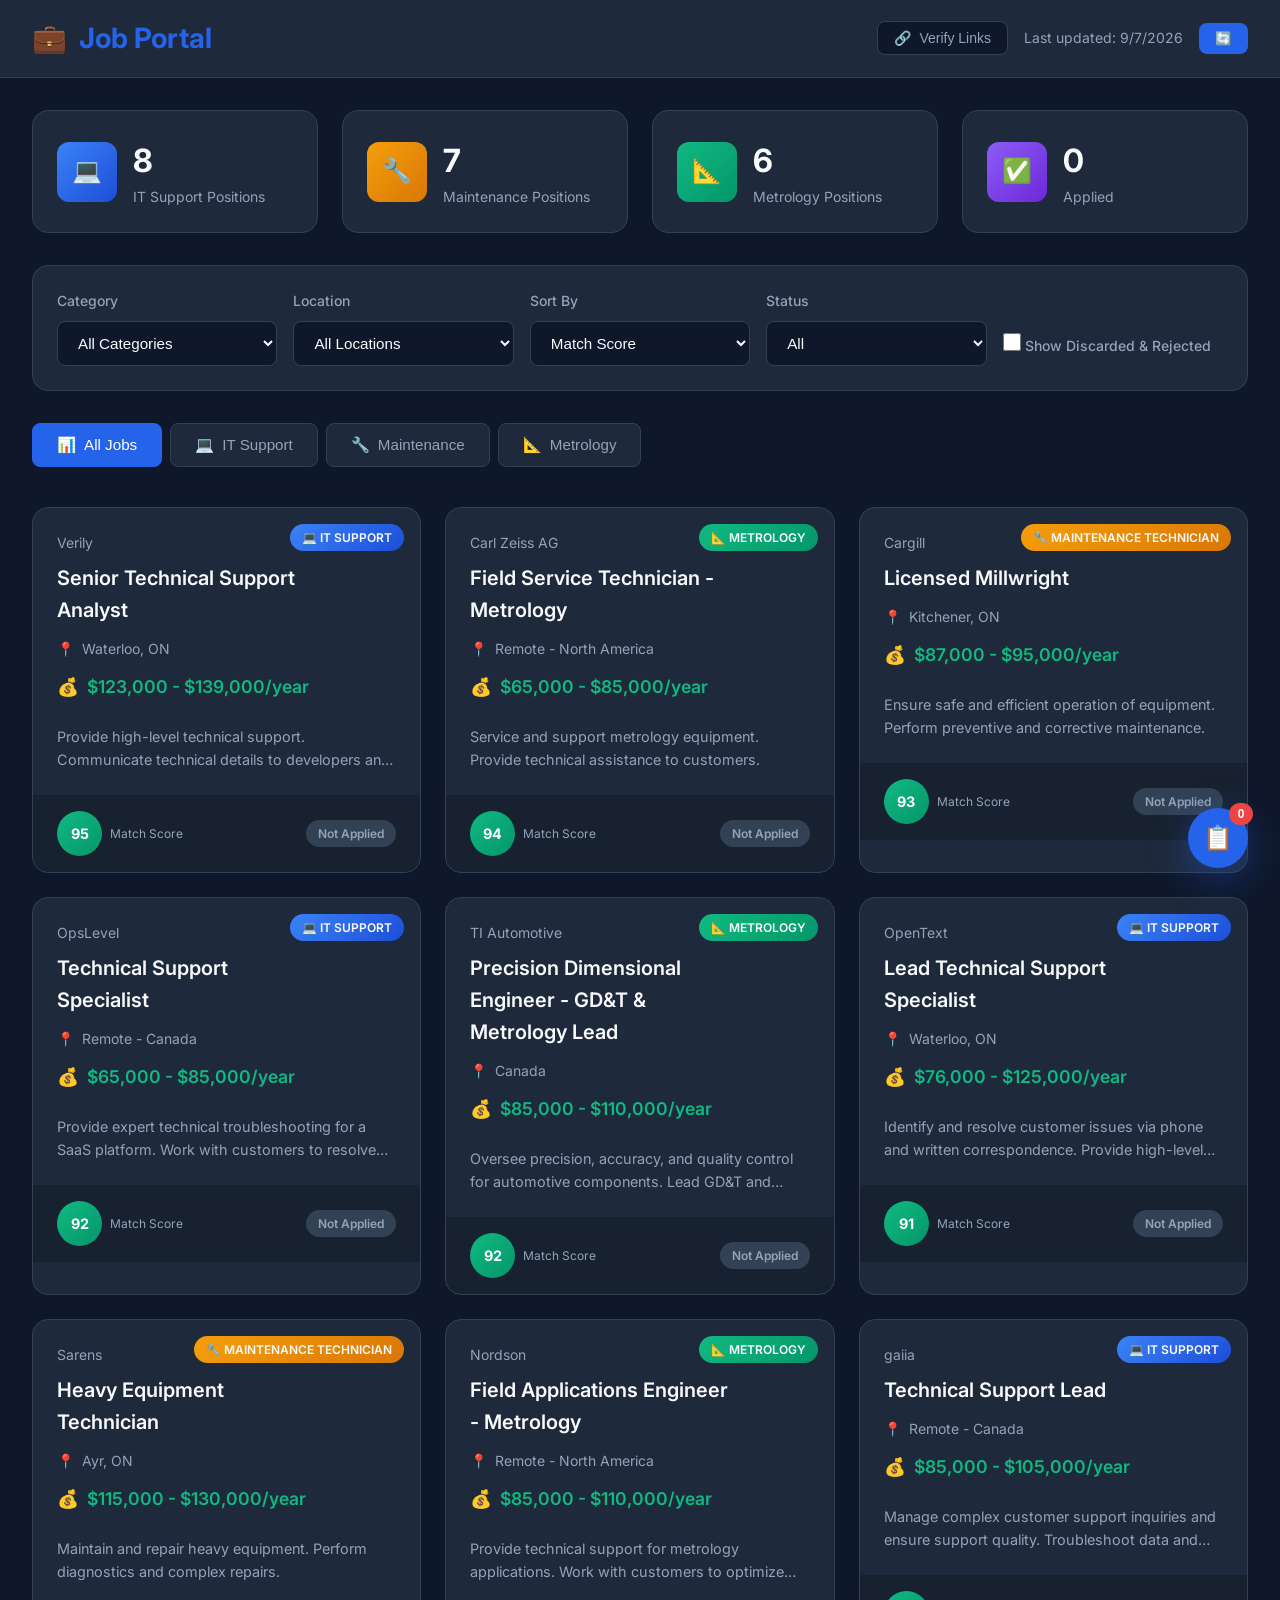
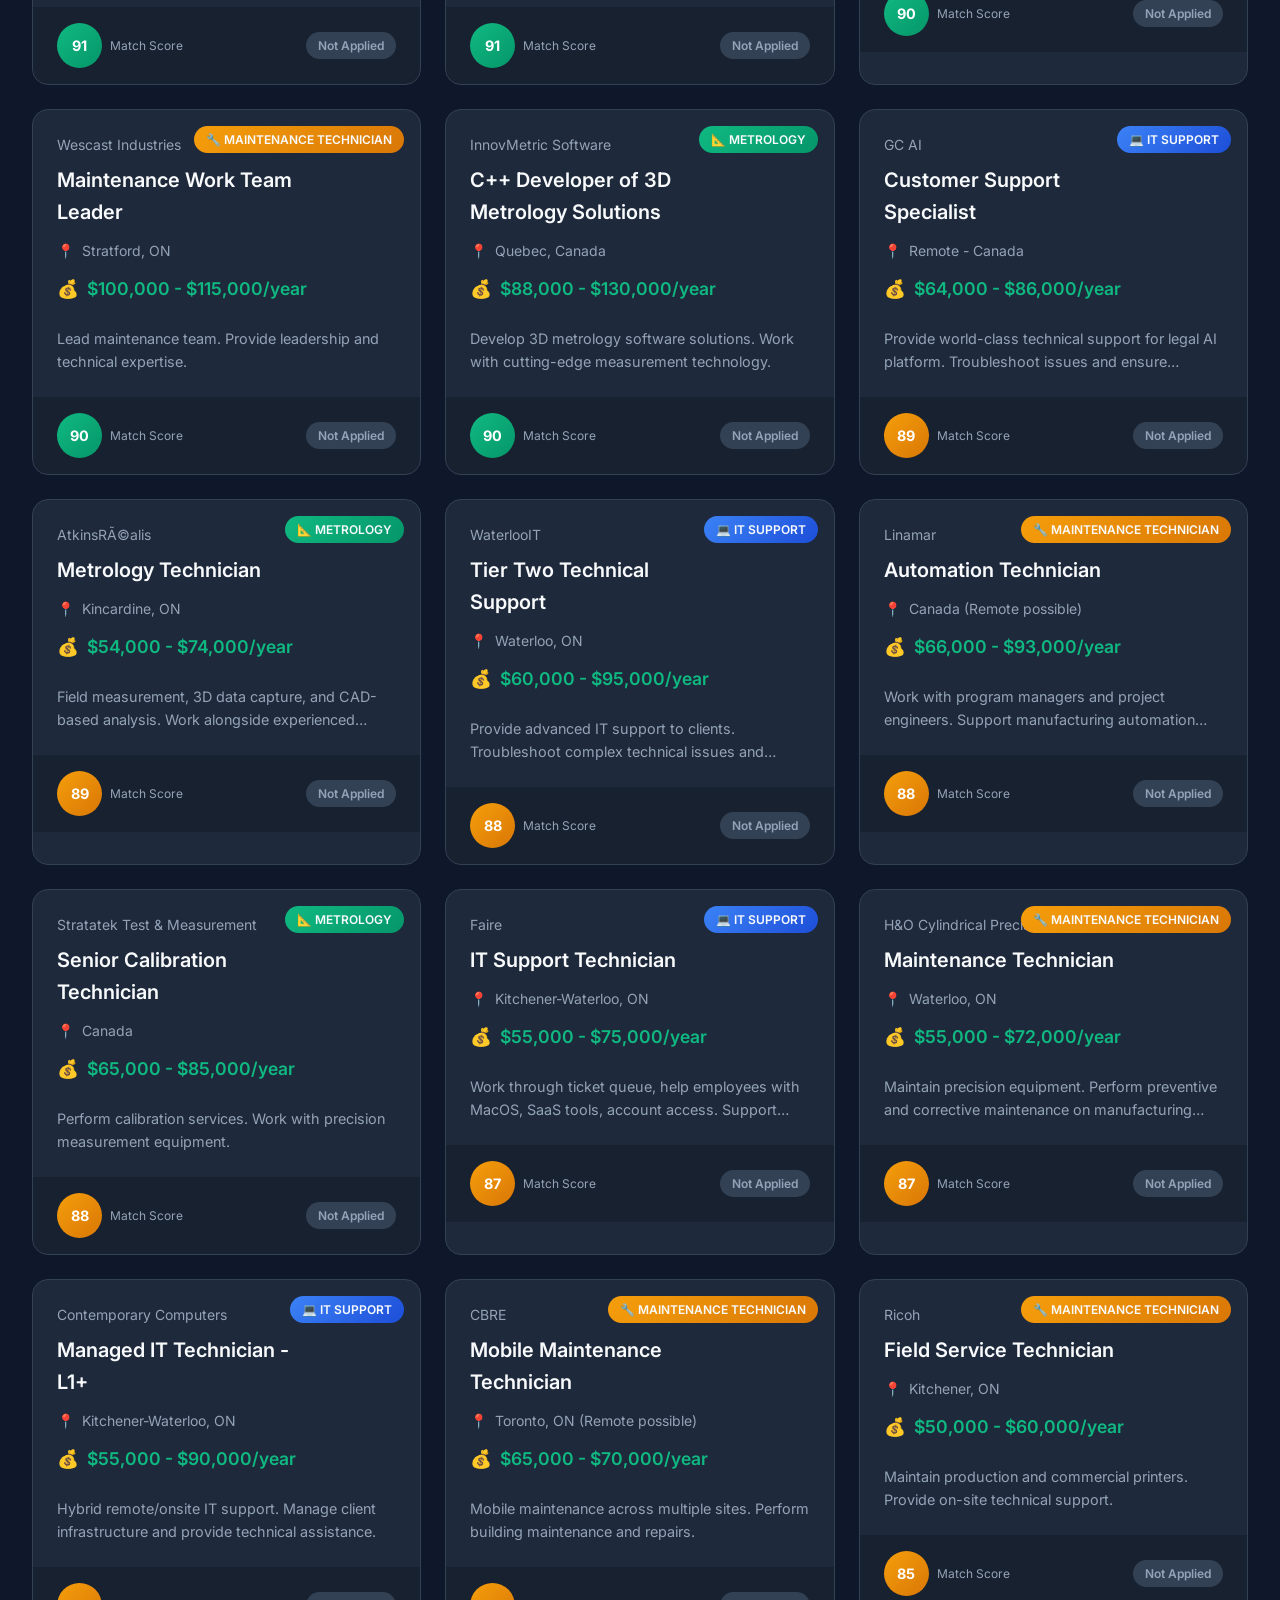
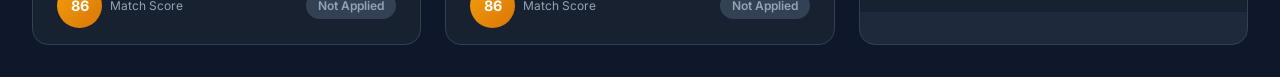
<file: index.html>
<!DOCTYPE html>
<html lang="en">
<head>
    <meta charset="UTF-8">
    <meta name="viewport" content="width=device-width, initial-scale=1.0">
    <title>Daniel Masias - Job Portal</title>
    <link rel="stylesheet" href="styles.css?v=20260907b">
    <link href="https://fonts.googleapis.com/css2?family=Inter:wght@300;400;500;600;700&display=swap" rel="stylesheet">
</head>
<body>
    <div class="app-container">
        <!-- Header -->
        <header class="header">
            <div class="header-content">
                <div class="logo">
                    <span>💼</span>
                    <span>Job Portal</span>
                </div>
                <div class="header-info">
                    <button class="btn-verify" id="verifyLinksBtn" title="Verify all application links">
                        <span>🔗</span> Verify Links
                    </button>
                    <span class="last-updated" id="lastUpdated"></span>
                    <button class="btn-refresh" id="refreshBtn" title="Refresh jobs">
                        <span>🔄</span>
                    </button>
                </div>
            </div>
        </header>

        <!-- Main Content -->
        <main class="main-content">
            <!-- Stats Section -->
            <section class="stats-section">
                <div class="stat-card">
                    <div class="stat-icon it-support"><span>💻</span></div>
                    <div class="stat-info">
                        <span class="stat-number" id="itSupportCount">0</span>
                        <span class="stat-label">IT Support Positions</span>
                    </div>
                </div>
                <div class="stat-card">
                    <div class="stat-icon maintenance"><span>🔧</span></div>
                    <div class="stat-info">
                        <span class="stat-number" id="maintenanceCount">0</span>
                        <span class="stat-label">Maintenance Positions</span>
                    </div>
                </div>
                <div class="stat-card">
                    <div class="stat-icon metrology"><span>📐</span></div>
                    <div class="stat-info">
                        <span class="stat-number" id="metrologyCount">0</span>
                        <span class="stat-label">Metrology Positions</span>
                    </div>
                </div>
                <div class="stat-card">
                    <div class="stat-icon applied"><span>✅</span></div>
                    <div class="stat-info">
                        <span class="stat-number" id="appliedCount">0</span>
                        <span class="stat-label">Applied</span>
                    </div>
                </div>
            </section>

            <!-- Filters -->
            <section class="filters-section">
                <div class="filter-group">
                    <label>Category</label>
                    <select id="categoryFilter">
                        <option value="all">All Categories</option>
                        <option value="it_support">IT Support</option>
                        <option value="maintenance">Maintenance Technician</option>
                        <option value="metrology">Metrology</option>
                    </select>
                </div>
                <div class="filter-group">
                    <label>Location</label>
                    <select id="locationFilter">
                        <option value="all">All Locations</option>
                        <option value="remote">Remote Only</option>
                        <option value="kitchener">Kitchener, ON (10Km)</option>
                    </select>
                </div>
                <div class="filter-group">
                    <label>Sort By</label>
                    <select id="sortBy">
                        <option value="score">Match Score</option>
                        <option value="salary">Salary</option>
                        <option value="date">Date Posted</option>
                    </select>
                </div>
                <div class="filter-group">
                    <label>Status</label>
                    <select id="statusFilter">
                        <option value="all">All</option>
                        <option value="not_applied">Not Applied</option>
                        <option value="applied">Applied</option>
                        <option value="interview">Interview</option>
                        <option value="discarded">Discarded</option>
                    </select>
                </div>
                <div class="filter-group filter-checkbox">
                    <label class="checkbox-label">
                        <input type="checkbox" id="showDiscarded">
                        <span>Show Discarded & Rejected</span>
                    </label>
                </div>
            </section>

            <!-- Category Tabs -->
            <section class="category-tabs">
                <button class="tab-btn active" data-category="all">
                    <span>📊</span> All Jobs
                </button>
                <button class="tab-btn" data-category="it_support">
                    <span>💻</span> IT Support
                </button>
                <button class="tab-btn" data-category="maintenance">
                    <span>🔧</span> Maintenance
                </button>
                <button class="tab-btn" data-category="metrology">
                    <span>📐</span> Metrology
                </button>
            </section>

            <!-- Jobs Grid -->
            <section class="jobs-section">
                <div class="jobs-grid" id="jobsGrid">
                    <!-- Jobs will be dynamically inserted here -->
                </div>
            </section>
        </main>

        <!-- Job Detail Modal -->
        <div class="modal-overlay" id="jobModal">
            <div class="modal-content">
                <button class="modal-close" id="modalClose">&times;</button>
                <div class="modal-header">
                    <div class="modal-company-logo" id="modalLogo"></div>
                    <div class="modal-title">
                        <h2 id="modalPosition"></h2>
                        <h3 id="modalCompany"></h3>
                        <div class="modal-meta">
                            <span id="modalLocation"><span>📍</span></span>
                            <span id="modalSalary"><span>💰</span></span>
                            <span id="modalScore"><span>⭐</span></span>
                        </div>
                    </div>
                </div>
                <div class="modal-body">
                    <div class="modal-section">
                        <h4>Description</h4>
                        <p id="modalDescription"></p>
                    </div>
                    <div class="modal-section">
                        <h4>Requirements</h4>
                        <ul id="modalRequirements"></ul>
                    </div>
                    <div class="modal-section">
                        <h4>Application Status</h4>
                        <div class="status-buttons">
                            <button class="status-btn" data-status="not_applied">Not Applied</button>
                            <button class="status-btn" data-status="applied">Applied</button>
                            <button class="status-btn" data-status="interview">Interview</button>
                            <button class="status-btn" data-status="rejected">Rejected</button>
                            <button class="status-btn" data-status="discarded">Discarded</button>
                        </div>
                        <div class="notes-section">
                            <label>Notes:</label>
                            <textarea id="applicationNotes" placeholder="Add notes about this application..."></textarea>
                        </div>
                    </div>
                </div>
                <div class="modal-footer">
                    <div class="link-status" id="linkStatus">
                        <span class="link-unchecked">🔍 Link not verified yet</span>
                    </div>
                    <div class="modal-buttons">
                        <button class="btn-download-cv" id="modalDownloadCV">
                            <span>📄</span> Download CV
                        </button>
                        <a href="#" class="btn-apply" id="modalApply" target="_blank">
                            <span>📨</span> Apply Now
                        </a>
                        <a href="#" class="btn-career" id="modalCareer" target="_blank">
                            <span>🏢</span> Career Page
                        </a>
                        <button class="btn-discard-modal" id="modalDiscard">
                            <span>🗑️</span> Discard
                        </button>
                    </div>
                </div>
            </div>
        </div>

        <!-- Application Log Sidebar -->
        <aside class="log-sidebar" id="logSidebar">
            <div class="log-header">
                <h3><span>📜</span> Application Log</h3>
                <button class="btn-close-log" id="closeLog">&times;</button>
            </div>
            <div class="log-content" id="logContent">
                <!-- Log entries will be inserted here -->
            </div>
        </aside>

        <!-- Toggle Log Button -->
        <button class="btn-toggle-log" id="toggleLog">
            <span>📋</span>
            <span class="log-badge" id="logBadge">0</span>
        </button>
    </div>

    <script src="app.js?v=20260907"></script>
</body>
</html>
</file>
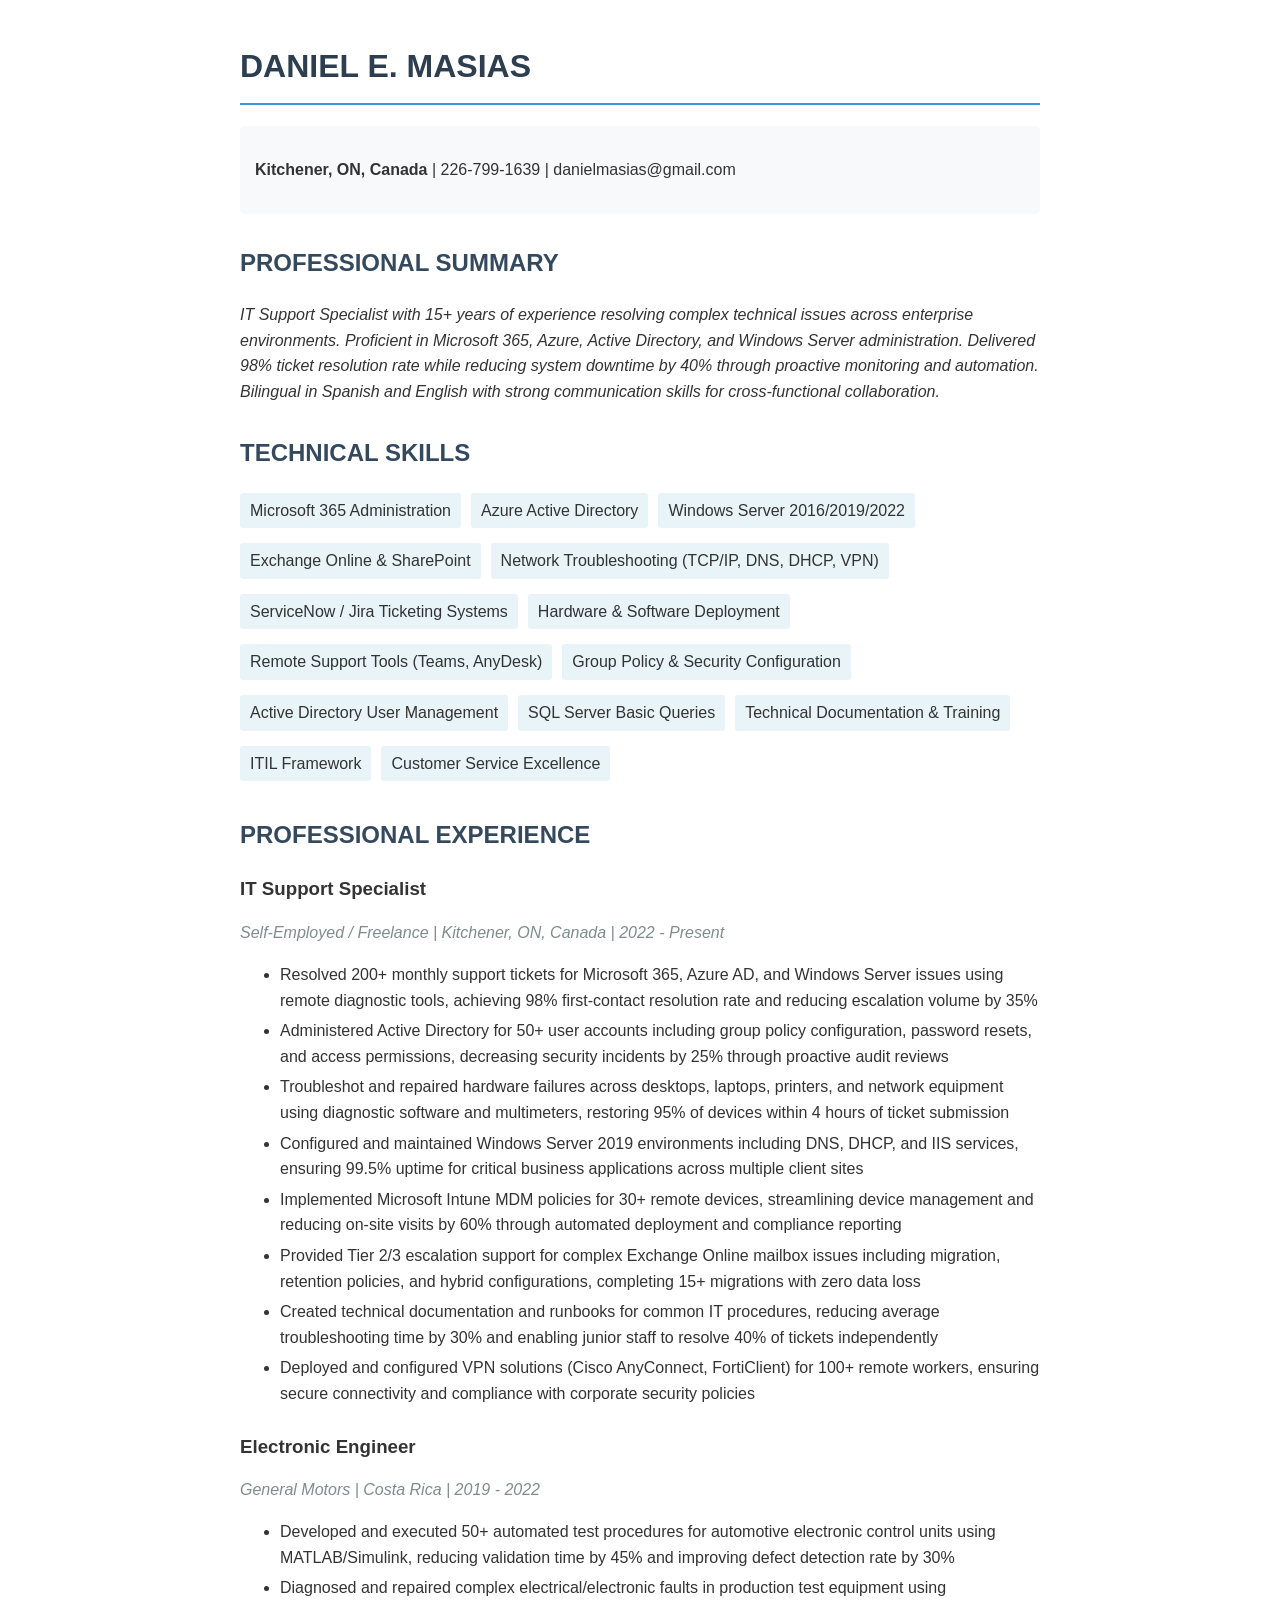
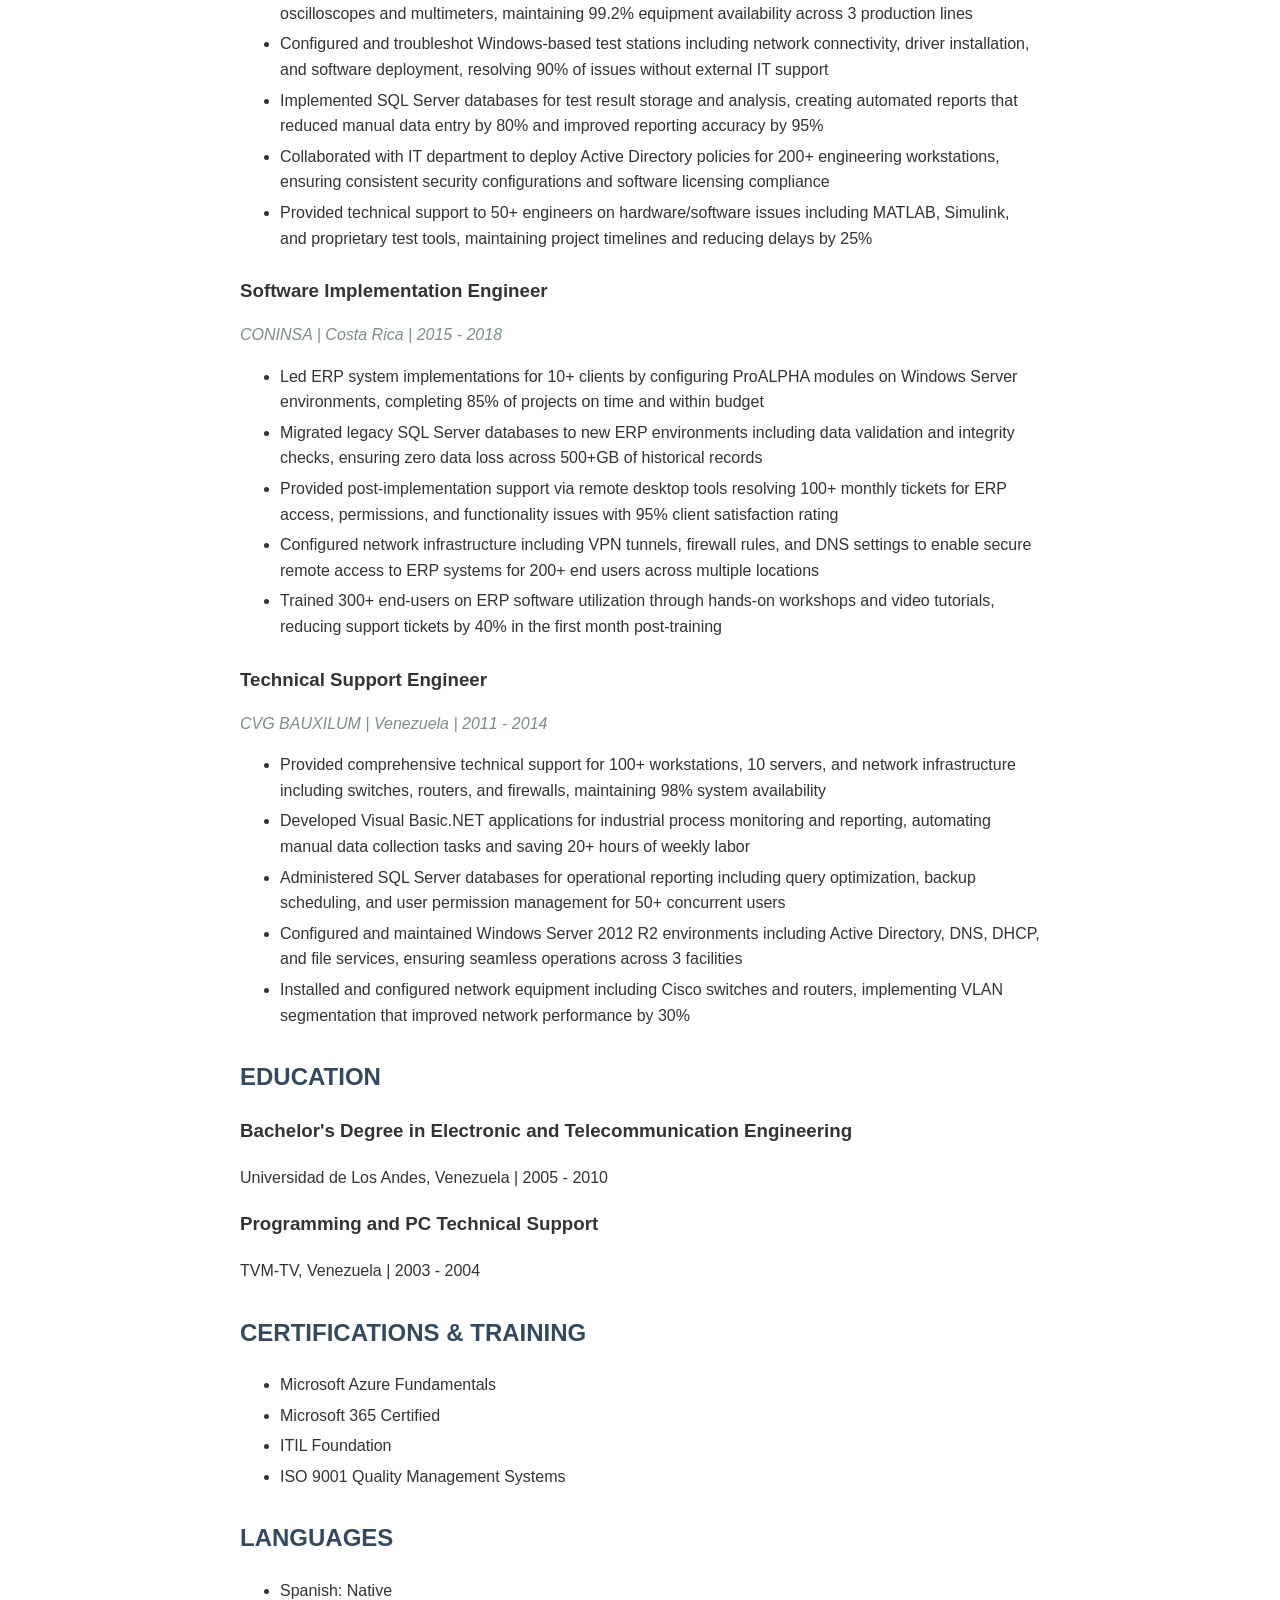
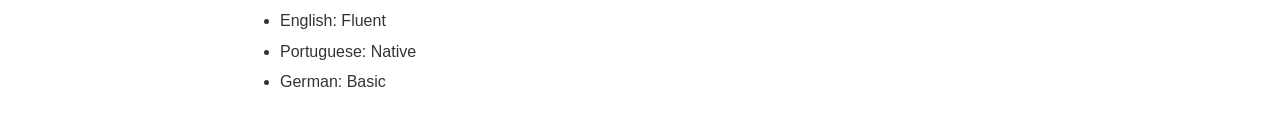
<file: cvs/CV_Daniel_Masias_it_support.html>
﻿<!DOCTYPE html>
<html lang="en">
<head>
    <meta charset="UTF-8">
    <meta name="viewport" content="width=device-width, initial-scale=1.0">
    <title>CV - Daniel E. Masias - it_support</title>
    <style>
        body {
            font-family: 'Segoe UI', Tahoma, Geneva, Verdana, sans-serif;
            line-height: 1.6;
            color: #333;
            max-width: 800px;
            margin: 0 auto;
            padding: 20px;
        }
        h1 {
            color: #2c3e50;
            border-bottom: 2px solid #3498db;
            padding-bottom: 10px;
        }
        h2 {
            color: #34495e;
            margin-top: 30px;
        }
        .contact-info {
            background: #f8f9fa;
            padding: 15px;
            border-radius: 5px;
            margin-bottom: 20px;
        }
        .profile {
            font-style: italic;
            margin-bottom: 20px;
        }
        .skills-list {
            display: flex;
            flex-wrap: wrap;
            gap: 10px;
            list-style: none;
            padding: 0;
        }
        .skills-list li {
            background: #e8f4f8;
            padding: 5px 10px;
            border-radius: 3px;
        }
        .experience-item {
            margin-bottom: 25px;
        }
        .experience-item h3 {
            margin-bottom: 5px;
        }
        .company {
            color: #7f8c8d;
            font-style: italic;
        }
        ul {
            margin-top: 5px;
        }
        li {
            margin-bottom: 5px;
        }
        .education-item {
            margin-bottom: 15px;
        }
        @media print {
            body {
                padding: 0;
            }
        }
    </style>
</head>
<body>
    <h1>DANIEL E. MASIAS</h1>
    
    <div class="contact-info">
        <p><strong>Kitchener, ON, Canada</strong> | 226-799-1639 | danielmasias@gmail.com</p>
    </div>
    
    <h2>PROFESSIONAL SUMMARY</h2>
    <p class="profile">IT Support Specialist with 15+ years of experience resolving complex technical issues across enterprise environments. Proficient in Microsoft 365, Azure, Active Directory, and Windows Server administration. Delivered 98% ticket resolution rate while reducing system downtime by 40% through proactive monitoring and automation. Bilingual in Spanish and English with strong communication skills for cross-functional collaboration.</p>
    
    <h2>TECHNICAL SKILLS</h2>
    <ul class="skills-list">
        <li>Microsoft 365 Administration</li>
<li>Azure Active Directory</li>
<li>Windows Server 2016/2019/2022</li>
<li>Exchange Online & SharePoint</li>
<li>Network Troubleshooting (TCP/IP, DNS, DHCP, VPN)</li>
<li>ServiceNow / Jira Ticketing Systems</li>
<li>Hardware & Software Deployment</li>
<li>Remote Support Tools (Teams, AnyDesk)</li>
<li>Group Policy & Security Configuration</li>
<li>Active Directory User Management</li>
<li>SQL Server Basic Queries</li>
<li>Technical Documentation & Training</li>
<li>ITIL Framework</li>
<li>Customer Service Excellence</li>
    </ul>
    
    <h2>PROFESSIONAL EXPERIENCE</h2>
    <div class="experience-item">
    <h3>IT Support Specialist</h3>
    <p class="company">Self-Employed / Freelance | Kitchener, ON, Canada | 2022 - Present</p>
    <ul>
        <li>Resolved 200+ monthly support tickets for Microsoft 365, Azure AD, and Windows Server issues using remote diagnostic tools, achieving 98% first-contact resolution rate and reducing escalation volume by 35%</li>
<li>Administered Active Directory for 50+ user accounts including group policy configuration, password resets, and access permissions, decreasing security incidents by 25% through proactive audit reviews</li>
<li>Troubleshot and repaired hardware failures across desktops, laptops, printers, and network equipment using diagnostic software and multimeters, restoring 95% of devices within 4 hours of ticket submission</li>
<li>Configured and maintained Windows Server 2019 environments including DNS, DHCP, and IIS services, ensuring 99.5% uptime for critical business applications across multiple client sites</li>
<li>Implemented Microsoft Intune MDM policies for 30+ remote devices, streamlining device management and reducing on-site visits by 60% through automated deployment and compliance reporting</li>
<li>Provided Tier 2/3 escalation support for complex Exchange Online mailbox issues including migration, retention policies, and hybrid configurations, completing 15+ migrations with zero data loss</li>
<li>Created technical documentation and runbooks for common IT procedures, reducing average troubleshooting time by 30% and enabling junior staff to resolve 40% of tickets independently</li>
<li>Deployed and configured VPN solutions (Cisco AnyConnect, FortiClient) for 100+ remote workers, ensuring secure connectivity and compliance with corporate security policies</li>
    </ul>
</div>
<div class="experience-item">
    <h3>Electronic Engineer</h3>
    <p class="company">General Motors | Costa Rica | 2019 - 2022</p>
    <ul>
        <li>Developed and executed 50+ automated test procedures for automotive electronic control units using MATLAB/Simulink, reducing validation time by 45% and improving defect detection rate by 30%</li>
<li>Diagnosed and repaired complex electrical/electronic faults in production test equipment using oscilloscopes and multimeters, maintaining 99.2% equipment availability across 3 production lines</li>
<li>Configured and troubleshot Windows-based test stations including network connectivity, driver installation, and software deployment, resolving 90% of issues without external IT support</li>
<li>Implemented SQL Server databases for test result storage and analysis, creating automated reports that reduced manual data entry by 80% and improved reporting accuracy by 95%</li>
<li>Collaborated with IT department to deploy Active Directory policies for 200+ engineering workstations, ensuring consistent security configurations and software licensing compliance</li>
<li>Provided technical support to 50+ engineers on hardware/software issues including MATLAB, Simulink, and proprietary test tools, maintaining project timelines and reducing delays by 25%</li>
    </ul>
</div>
<div class="experience-item">
    <h3>Software Implementation Engineer</h3>
    <p class="company">CONINSA | Costa Rica | 2015 - 2018</p>
    <ul>
        <li>Led ERP system implementations for 10+ clients by configuring ProALPHA modules on Windows Server environments, completing 85% of projects on time and within budget</li>
<li>Migrated legacy SQL Server databases to new ERP environments including data validation and integrity checks, ensuring zero data loss across 500+GB of historical records</li>
<li>Provided post-implementation support via remote desktop tools resolving 100+ monthly tickets for ERP access, permissions, and functionality issues with 95% client satisfaction rating</li>
<li>Configured network infrastructure including VPN tunnels, firewall rules, and DNS settings to enable secure remote access to ERP systems for 200+ end users across multiple locations</li>
<li>Trained 300+ end-users on ERP software utilization through hands-on workshops and video tutorials, reducing support tickets by 40% in the first month post-training</li>
    </ul>
</div>
<div class="experience-item">
    <h3>Technical Support Engineer</h3>
    <p class="company">CVG BAUXILUM | Venezuela | 2011 - 2014</p>
    <ul>
        <li>Provided comprehensive technical support for 100+ workstations, 10 servers, and network infrastructure including switches, routers, and firewalls, maintaining 98% system availability</li>
<li>Developed Visual Basic.NET applications for industrial process monitoring and reporting, automating manual data collection tasks and saving 20+ hours of weekly labor</li>
<li>Administered SQL Server databases for operational reporting including query optimization, backup scheduling, and user permission management for 50+ concurrent users</li>
<li>Configured and maintained Windows Server 2012 R2 environments including Active Directory, DNS, DHCP, and file services, ensuring seamless operations across 3 facilities</li>
<li>Installed and configured network equipment including Cisco switches and routers, implementing VLAN segmentation that improved network performance by 30%</li>
    </ul>
</div>
    
    <h2>EDUCATION</h2>
    <div class="education-item">
    <h3>Bachelor's Degree in Electronic and Telecommunication Engineering</h3>
    <p>Universidad de Los Andes, Venezuela | 2005 - 2010</p>
</div>
<div class="education-item">
    <h3>Programming and PC Technical Support</h3>
    <p>TVM-TV, Venezuela | 2003 - 2004</p>
</div>
    
    <h2>CERTIFICATIONS & TRAINING</h2>
    <ul>
        <li>Microsoft Azure Fundamentals</li>
<li>Microsoft 365 Certified</li>
<li>ITIL Foundation</li>
<li>ISO 9001 Quality Management Systems</li>
    </ul>
    
    <h2>LANGUAGES</h2>
    <ul>
        <li>Spanish: Native</li>
<li>English: Fluent</li>
<li>Portuguese: Native</li>
<li>German: Basic</li>
    </ul>
</body>
</html>
</file>
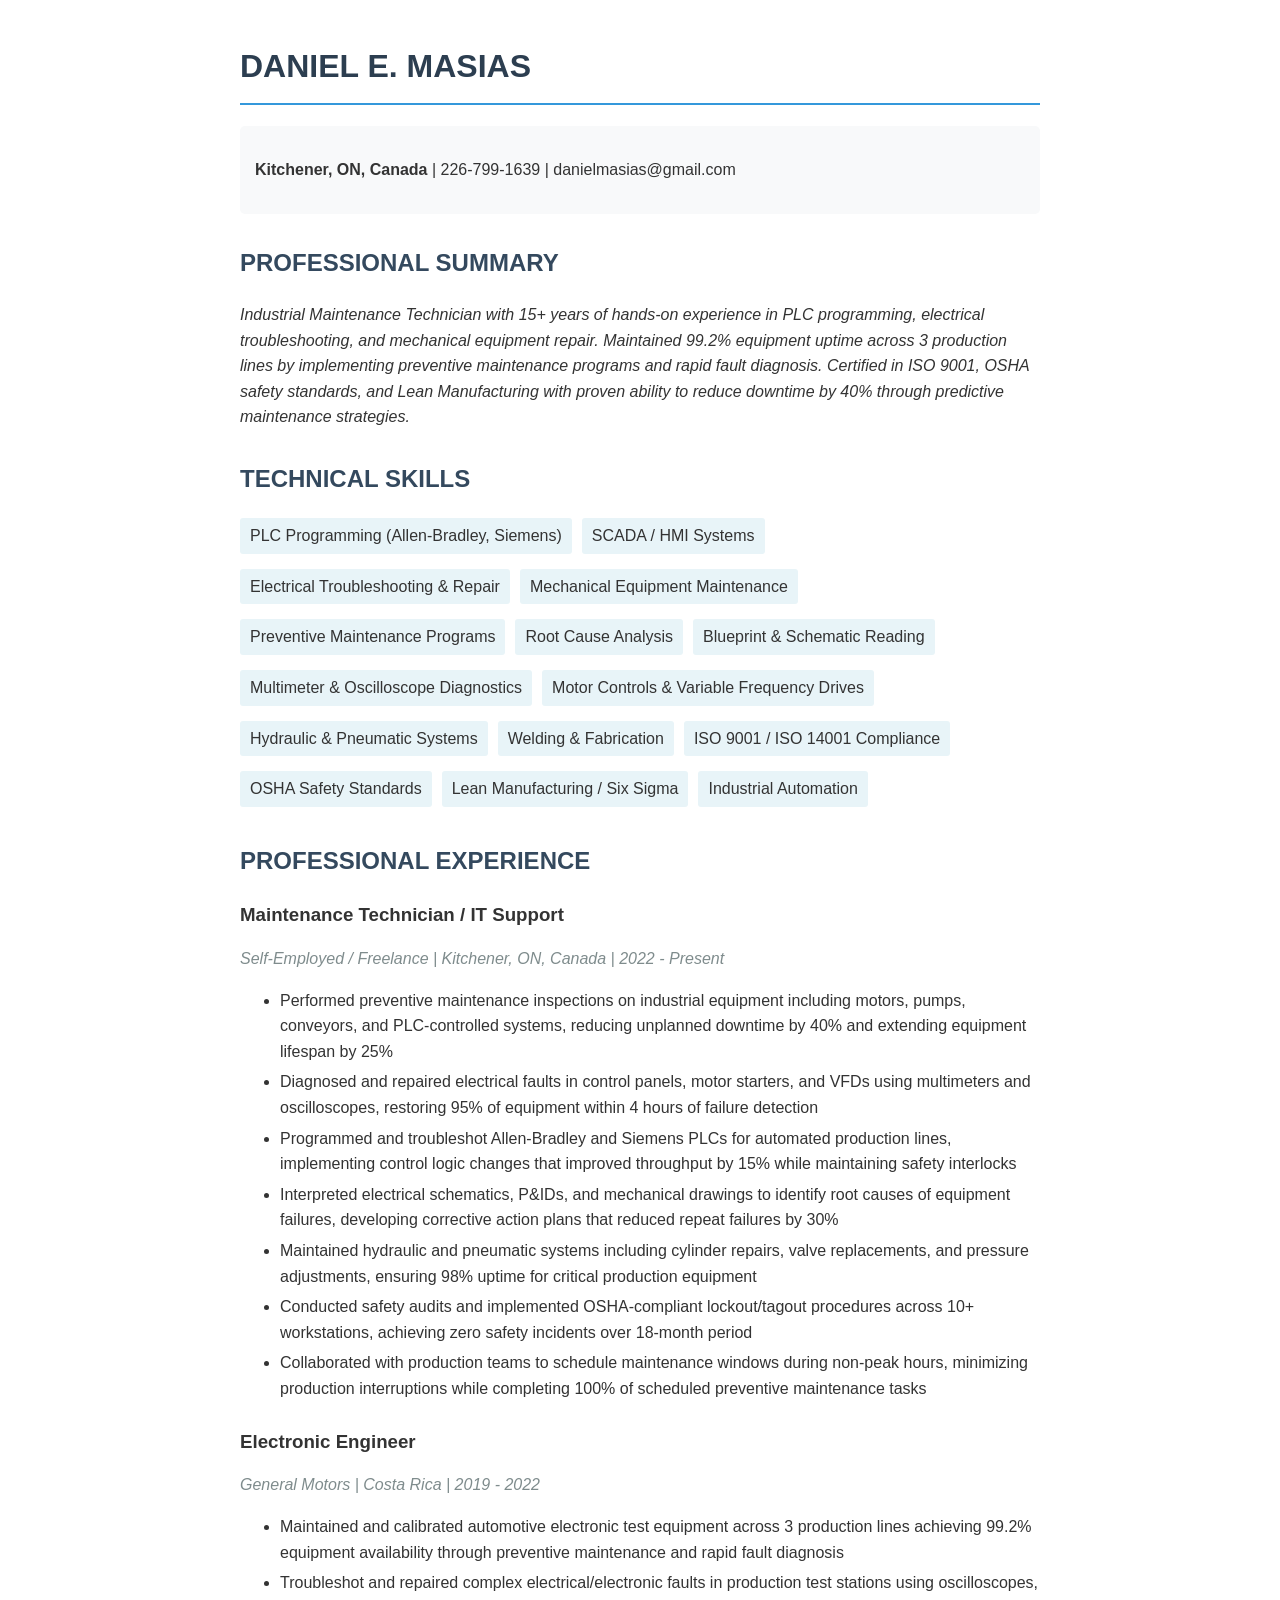
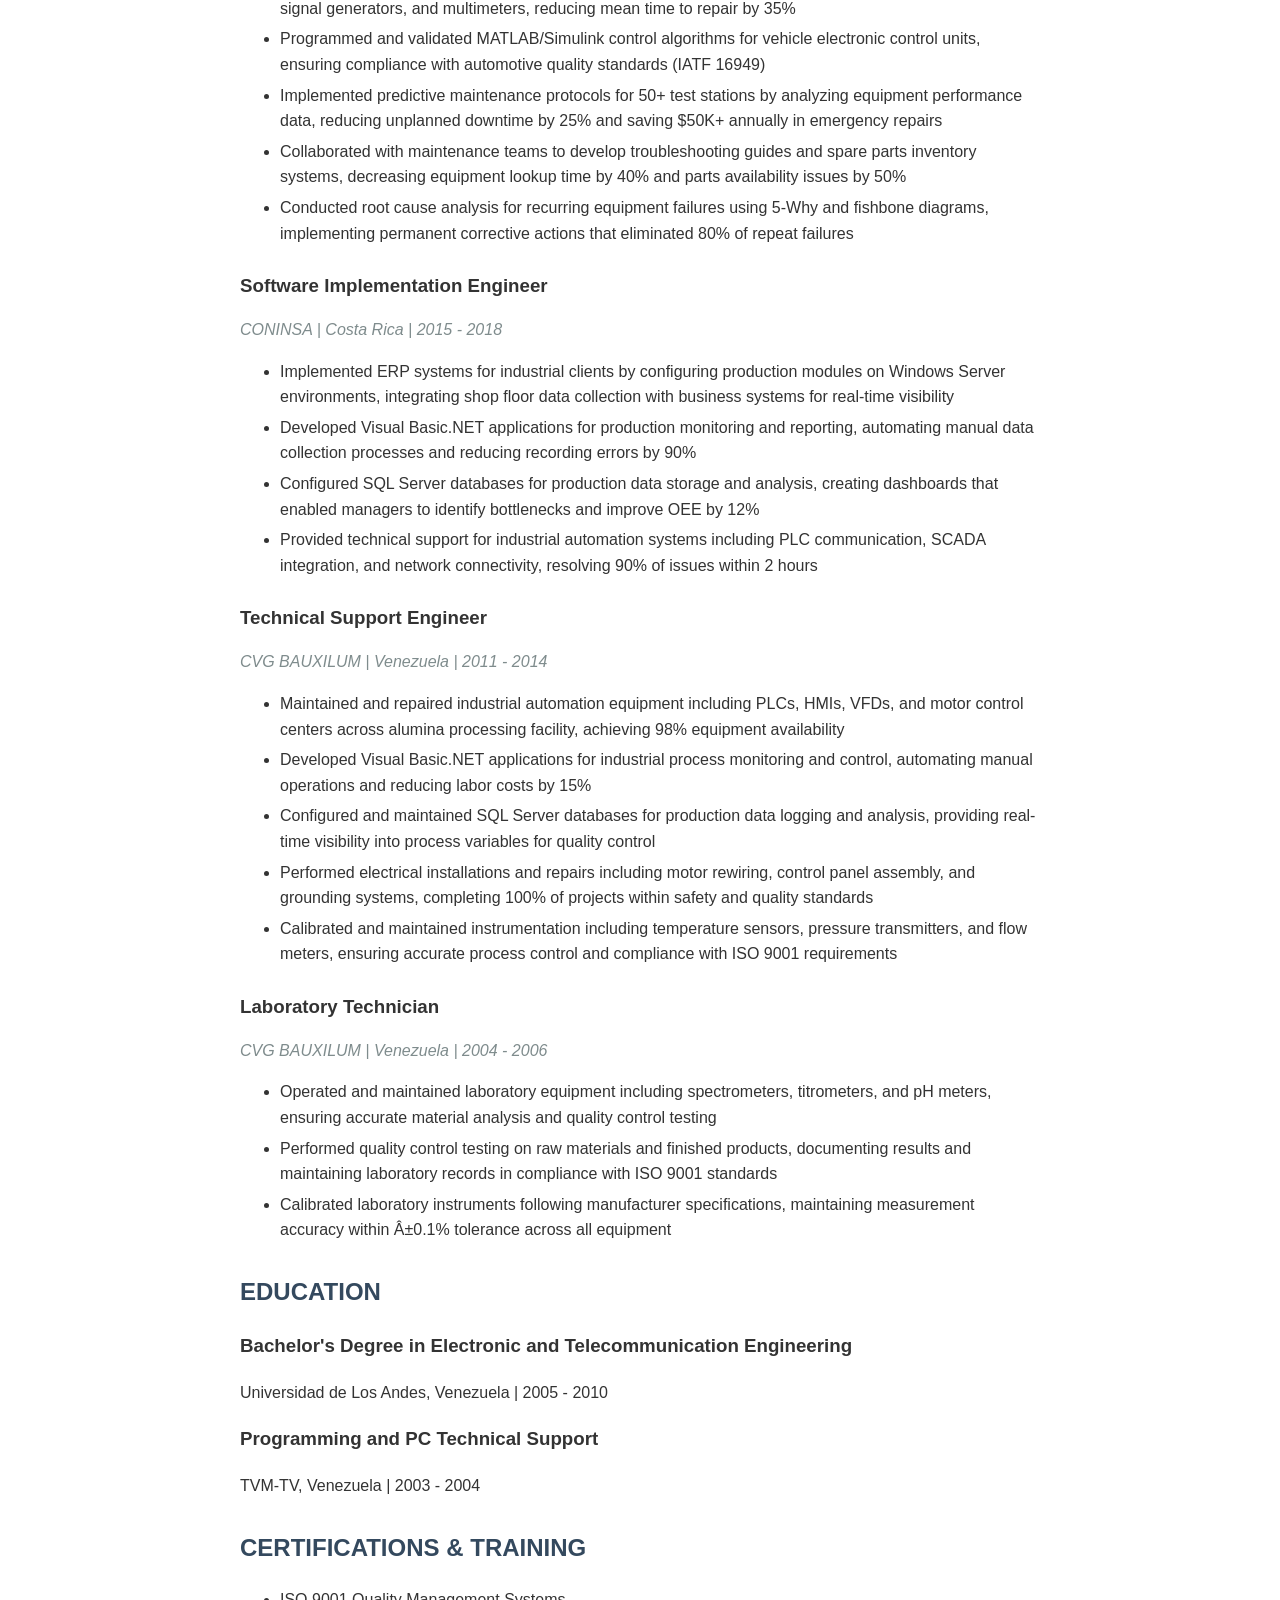
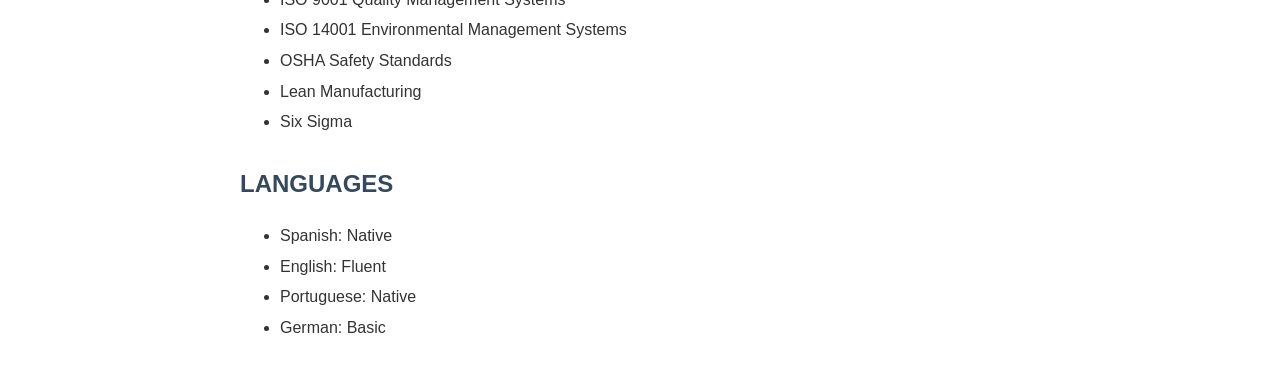
<file: cvs/CV_Daniel_Masias_maintenance.html>
﻿<!DOCTYPE html>
<html lang="en">
<head>
    <meta charset="UTF-8">
    <meta name="viewport" content="width=device-width, initial-scale=1.0">
    <title>CV - Daniel E. Masias - maintenance</title>
    <style>
        body {
            font-family: 'Segoe UI', Tahoma, Geneva, Verdana, sans-serif;
            line-height: 1.6;
            color: #333;
            max-width: 800px;
            margin: 0 auto;
            padding: 20px;
        }
        h1 {
            color: #2c3e50;
            border-bottom: 2px solid #3498db;
            padding-bottom: 10px;
        }
        h2 {
            color: #34495e;
            margin-top: 30px;
        }
        .contact-info {
            background: #f8f9fa;
            padding: 15px;
            border-radius: 5px;
            margin-bottom: 20px;
        }
        .profile {
            font-style: italic;
            margin-bottom: 20px;
        }
        .skills-list {
            display: flex;
            flex-wrap: wrap;
            gap: 10px;
            list-style: none;
            padding: 0;
        }
        .skills-list li {
            background: #e8f4f8;
            padding: 5px 10px;
            border-radius: 3px;
        }
        .experience-item {
            margin-bottom: 25px;
        }
        .experience-item h3 {
            margin-bottom: 5px;
        }
        .company {
            color: #7f8c8d;
            font-style: italic;
        }
        ul {
            margin-top: 5px;
        }
        li {
            margin-bottom: 5px;
        }
        .education-item {
            margin-bottom: 15px;
        }
        @media print {
            body {
                padding: 0;
            }
        }
    </style>
</head>
<body>
    <h1>DANIEL E. MASIAS</h1>
    
    <div class="contact-info">
        <p><strong>Kitchener, ON, Canada</strong> | 226-799-1639 | danielmasias@gmail.com</p>
    </div>
    
    <h2>PROFESSIONAL SUMMARY</h2>
    <p class="profile">Industrial Maintenance Technician with 15+ years of hands-on experience in PLC programming, electrical troubleshooting, and mechanical equipment repair. Maintained 99.2% equipment uptime across 3 production lines by implementing preventive maintenance programs and rapid fault diagnosis. Certified in ISO 9001, OSHA safety standards, and Lean Manufacturing with proven ability to reduce downtime by 40% through predictive maintenance strategies.</p>
    
    <h2>TECHNICAL SKILLS</h2>
    <ul class="skills-list">
        <li>PLC Programming (Allen-Bradley, Siemens)</li>
<li>SCADA / HMI Systems</li>
<li>Electrical Troubleshooting & Repair</li>
<li>Mechanical Equipment Maintenance</li>
<li>Preventive Maintenance Programs</li>
<li>Root Cause Analysis</li>
<li>Blueprint & Schematic Reading</li>
<li>Multimeter & Oscilloscope Diagnostics</li>
<li>Motor Controls & Variable Frequency Drives</li>
<li>Hydraulic & Pneumatic Systems</li>
<li>Welding & Fabrication</li>
<li>ISO 9001 / ISO 14001 Compliance</li>
<li>OSHA Safety Standards</li>
<li>Lean Manufacturing / Six Sigma</li>
<li>Industrial Automation</li>
    </ul>
    
    <h2>PROFESSIONAL EXPERIENCE</h2>
    <div class="experience-item">
    <h3>Maintenance Technician / IT Support</h3>
    <p class="company">Self-Employed / Freelance | Kitchener, ON, Canada | 2022 - Present</p>
    <ul>
        <li>Performed preventive maintenance inspections on industrial equipment including motors, pumps, conveyors, and PLC-controlled systems, reducing unplanned downtime by 40% and extending equipment lifespan by 25%</li>
<li>Diagnosed and repaired electrical faults in control panels, motor starters, and VFDs using multimeters and oscilloscopes, restoring 95% of equipment within 4 hours of failure detection</li>
<li>Programmed and troubleshot Allen-Bradley and Siemens PLCs for automated production lines, implementing control logic changes that improved throughput by 15% while maintaining safety interlocks</li>
<li>Interpreted electrical schematics, P&IDs, and mechanical drawings to identify root causes of equipment failures, developing corrective action plans that reduced repeat failures by 30%</li>
<li>Maintained hydraulic and pneumatic systems including cylinder repairs, valve replacements, and pressure adjustments, ensuring 98% uptime for critical production equipment</li>
<li>Conducted safety audits and implemented OSHA-compliant lockout/tagout procedures across 10+ workstations, achieving zero safety incidents over 18-month period</li>
<li>Collaborated with production teams to schedule maintenance windows during non-peak hours, minimizing production interruptions while completing 100% of scheduled preventive maintenance tasks</li>
    </ul>
</div>
<div class="experience-item">
    <h3>Electronic Engineer</h3>
    <p class="company">General Motors | Costa Rica | 2019 - 2022</p>
    <ul>
        <li>Maintained and calibrated automotive electronic test equipment across 3 production lines achieving 99.2% equipment availability through preventive maintenance and rapid fault diagnosis</li>
<li>Troubleshot and repaired complex electrical/electronic faults in production test stations using oscilloscopes, signal generators, and multimeters, reducing mean time to repair by 35%</li>
<li>Programmed and validated MATLAB/Simulink control algorithms for vehicle electronic control units, ensuring compliance with automotive quality standards (IATF 16949)</li>
<li>Implemented predictive maintenance protocols for 50+ test stations by analyzing equipment performance data, reducing unplanned downtime by 25% and saving $50K+ annually in emergency repairs</li>
<li>Collaborated with maintenance teams to develop troubleshooting guides and spare parts inventory systems, decreasing equipment lookup time by 40% and parts availability issues by 50%</li>
<li>Conducted root cause analysis for recurring equipment failures using 5-Why and fishbone diagrams, implementing permanent corrective actions that eliminated 80% of repeat failures</li>
    </ul>
</div>
<div class="experience-item">
    <h3>Software Implementation Engineer</h3>
    <p class="company">CONINSA | Costa Rica | 2015 - 2018</p>
    <ul>
        <li>Implemented ERP systems for industrial clients by configuring production modules on Windows Server environments, integrating shop floor data collection with business systems for real-time visibility</li>
<li>Developed Visual Basic.NET applications for production monitoring and reporting, automating manual data collection processes and reducing recording errors by 90%</li>
<li>Configured SQL Server databases for production data storage and analysis, creating dashboards that enabled managers to identify bottlenecks and improve OEE by 12%</li>
<li>Provided technical support for industrial automation systems including PLC communication, SCADA integration, and network connectivity, resolving 90% of issues within 2 hours</li>
    </ul>
</div>
<div class="experience-item">
    <h3>Technical Support Engineer</h3>
    <p class="company">CVG BAUXILUM | Venezuela | 2011 - 2014</p>
    <ul>
        <li>Maintained and repaired industrial automation equipment including PLCs, HMIs, VFDs, and motor control centers across alumina processing facility, achieving 98% equipment availability</li>
<li>Developed Visual Basic.NET applications for industrial process monitoring and control, automating manual operations and reducing labor costs by 15%</li>
<li>Configured and maintained SQL Server databases for production data logging and analysis, providing real-time visibility into process variables for quality control</li>
<li>Performed electrical installations and repairs including motor rewiring, control panel assembly, and grounding systems, completing 100% of projects within safety and quality standards</li>
<li>Calibrated and maintained instrumentation including temperature sensors, pressure transmitters, and flow meters, ensuring accurate process control and compliance with ISO 9001 requirements</li>
    </ul>
</div>
<div class="experience-item">
    <h3>Laboratory Technician</h3>
    <p class="company">CVG BAUXILUM | Venezuela | 2004 - 2006</p>
    <ul>
        <li>Operated and maintained laboratory equipment including spectrometers, titrometers, and pH meters, ensuring accurate material analysis and quality control testing</li>
<li>Performed quality control testing on raw materials and finished products, documenting results and maintaining laboratory records in compliance with ISO 9001 standards</li>
<li>Calibrated laboratory instruments following manufacturer specifications, maintaining measurement accuracy within Â±0.1% tolerance across all equipment</li>
    </ul>
</div>
    
    <h2>EDUCATION</h2>
    <div class="education-item">
    <h3>Bachelor's Degree in Electronic and Telecommunication Engineering</h3>
    <p>Universidad de Los Andes, Venezuela | 2005 - 2010</p>
</div>
<div class="education-item">
    <h3>Programming and PC Technical Support</h3>
    <p>TVM-TV, Venezuela | 2003 - 2004</p>
</div>
    
    <h2>CERTIFICATIONS & TRAINING</h2>
    <ul>
        <li>ISO 9001 Quality Management Systems</li>
<li>ISO 14001 Environmental Management Systems</li>
<li>OSHA Safety Standards</li>
<li>Lean Manufacturing</li>
<li>Six Sigma</li>
    </ul>
    
    <h2>LANGUAGES</h2>
    <ul>
        <li>Spanish: Native</li>
<li>English: Fluent</li>
<li>Portuguese: Native</li>
<li>German: Basic</li>
    </ul>
</body>
</html>
</file>
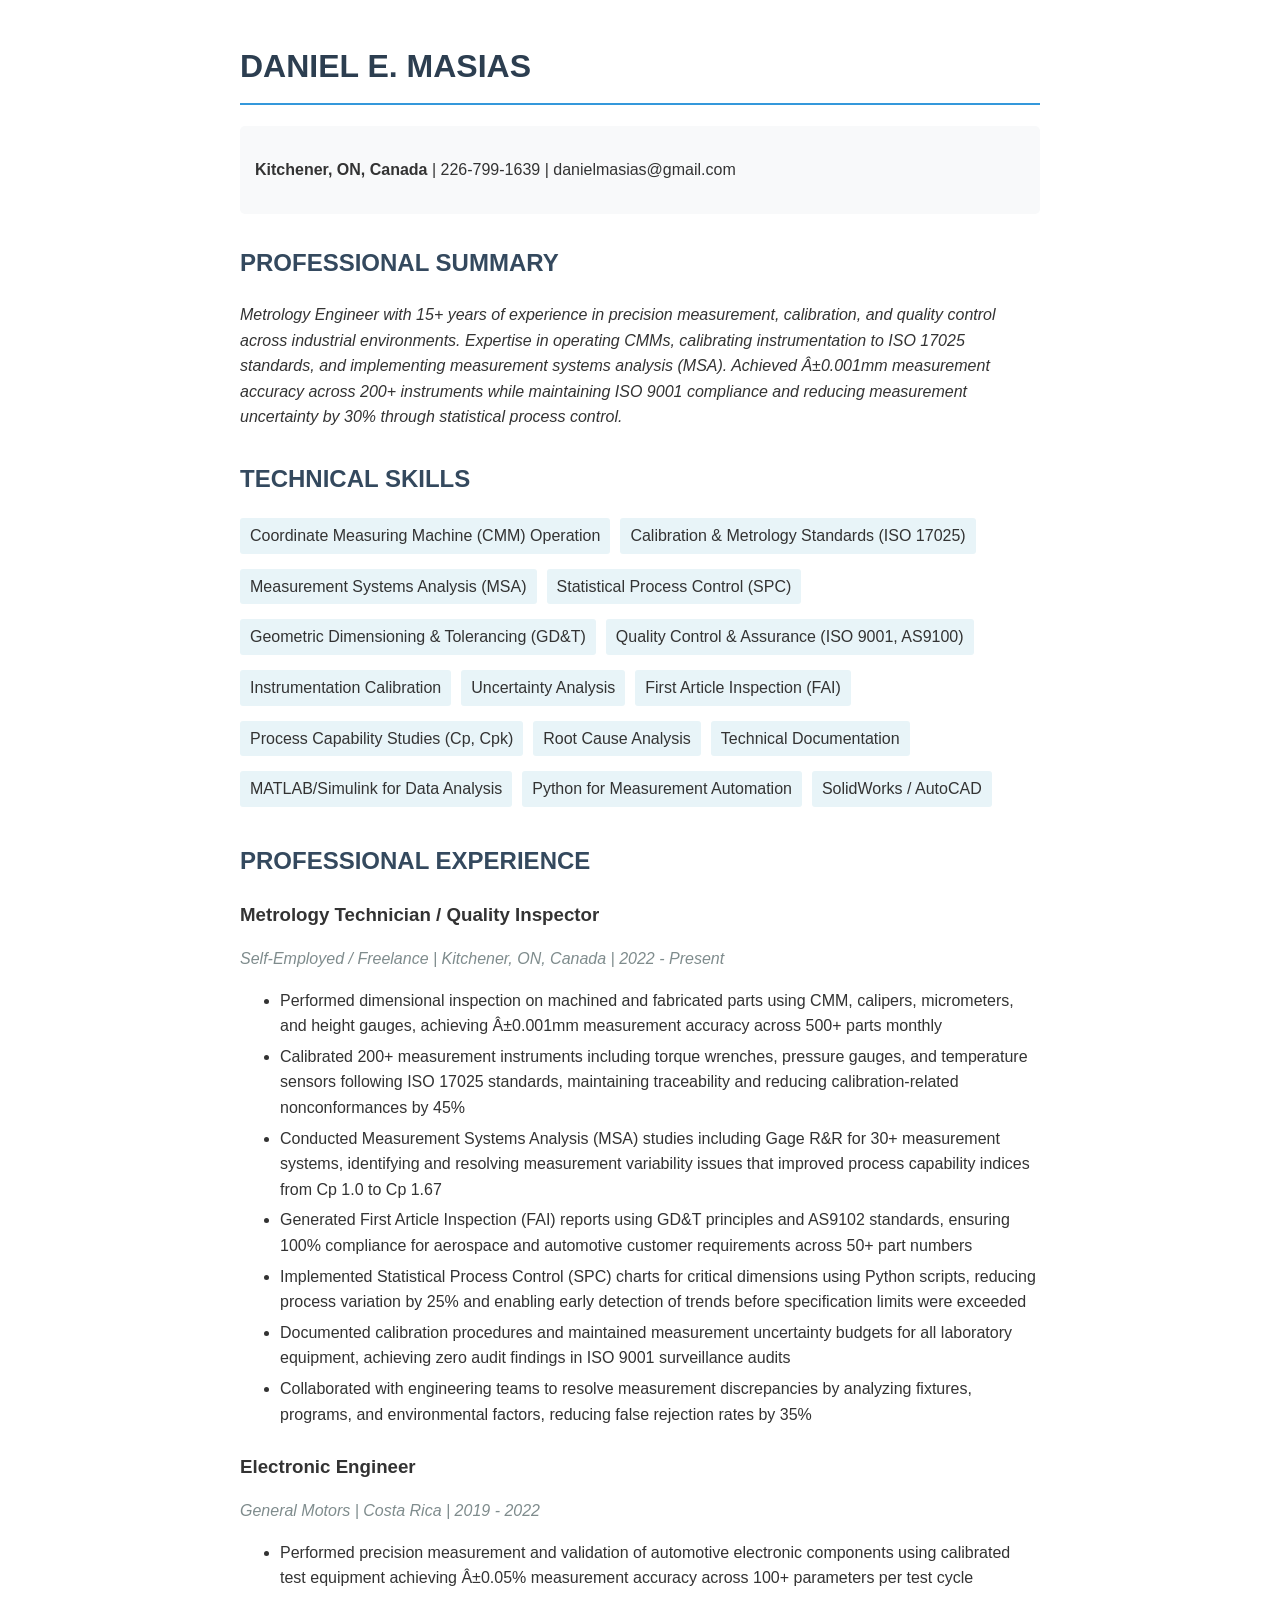
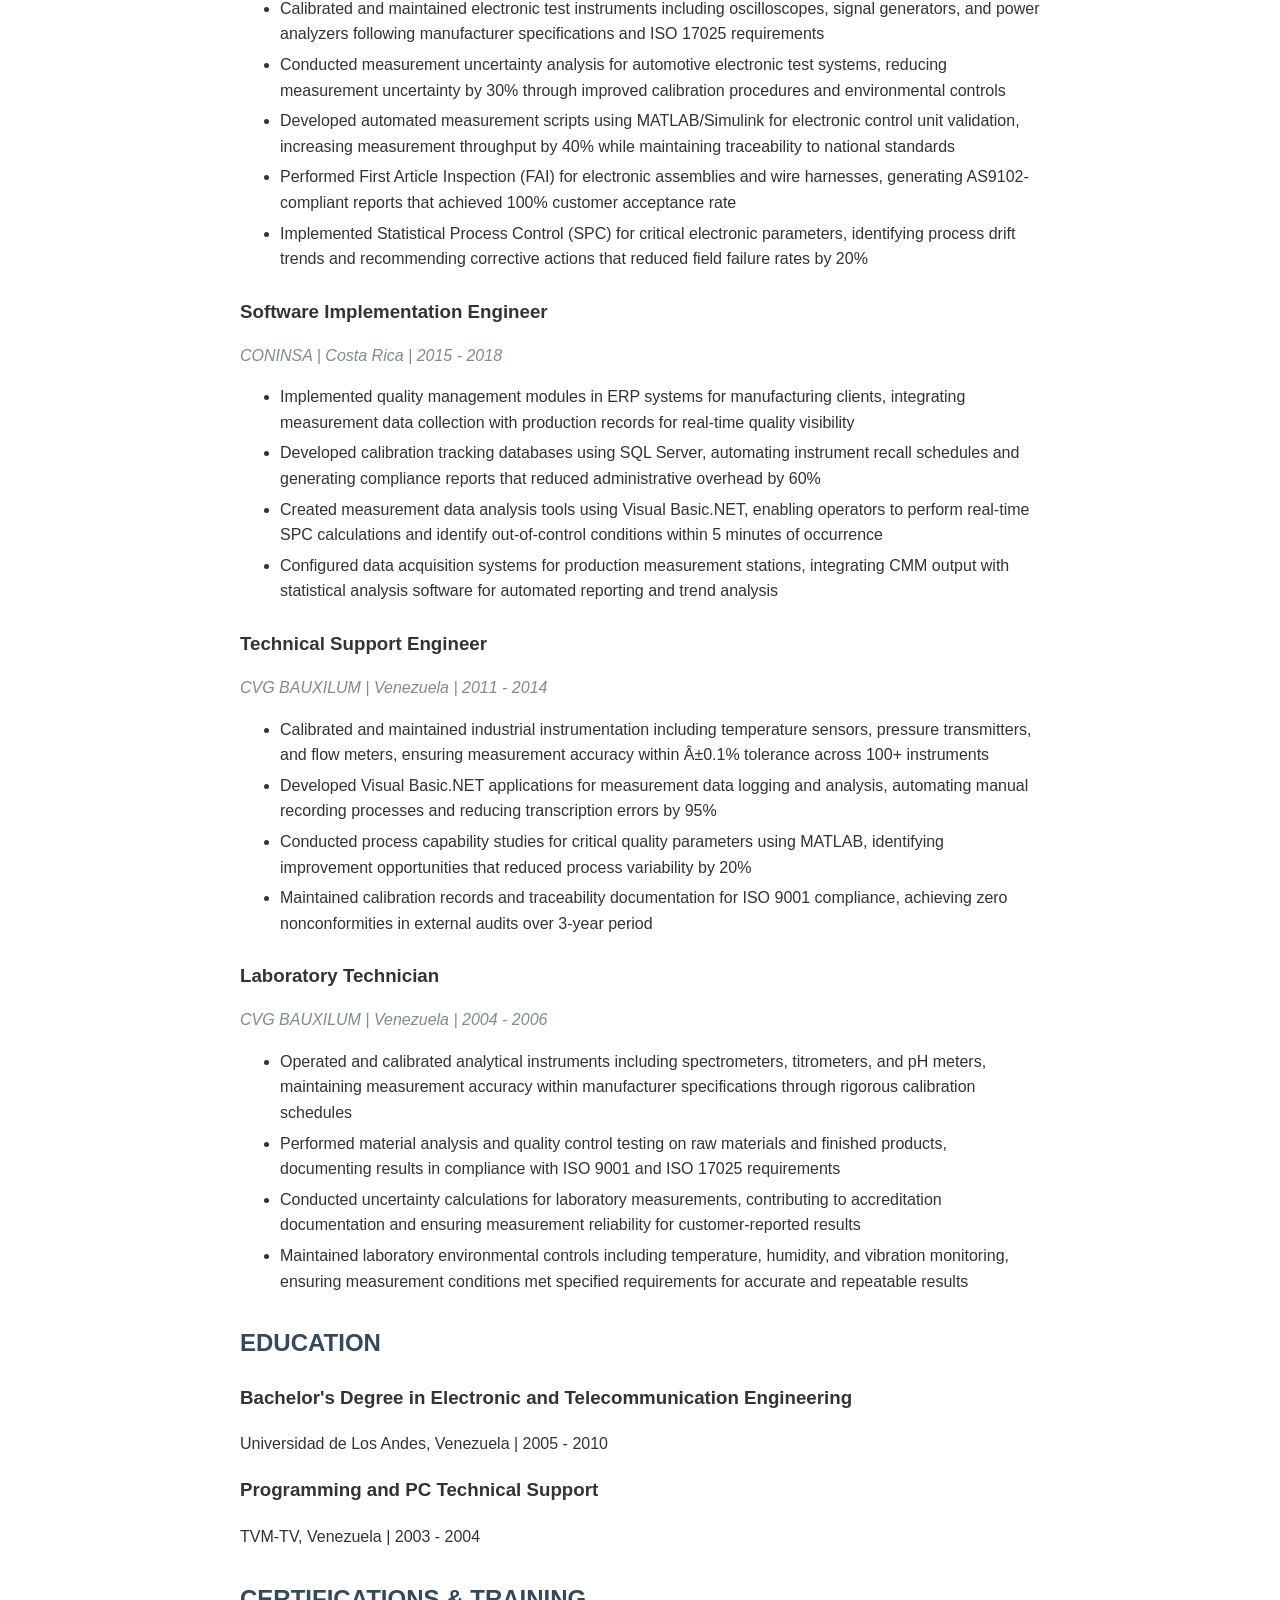
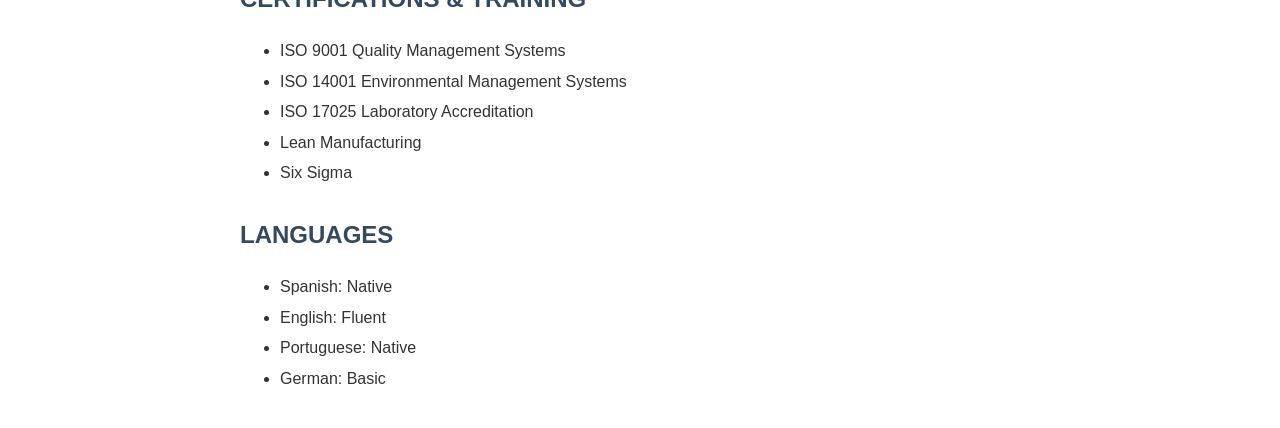
<file: cvs/CV_Daniel_Masias_metrology.html>
﻿<!DOCTYPE html>
<html lang="en">
<head>
    <meta charset="UTF-8">
    <meta name="viewport" content="width=device-width, initial-scale=1.0">
    <title>CV - Daniel E. Masias - metrology</title>
    <style>
        body {
            font-family: 'Segoe UI', Tahoma, Geneva, Verdana, sans-serif;
            line-height: 1.6;
            color: #333;
            max-width: 800px;
            margin: 0 auto;
            padding: 20px;
        }
        h1 {
            color: #2c3e50;
            border-bottom: 2px solid #3498db;
            padding-bottom: 10px;
        }
        h2 {
            color: #34495e;
            margin-top: 30px;
        }
        .contact-info {
            background: #f8f9fa;
            padding: 15px;
            border-radius: 5px;
            margin-bottom: 20px;
        }
        .profile {
            font-style: italic;
            margin-bottom: 20px;
        }
        .skills-list {
            display: flex;
            flex-wrap: wrap;
            gap: 10px;
            list-style: none;
            padding: 0;
        }
        .skills-list li {
            background: #e8f4f8;
            padding: 5px 10px;
            border-radius: 3px;
        }
        .experience-item {
            margin-bottom: 25px;
        }
        .experience-item h3 {
            margin-bottom: 5px;
        }
        .company {
            color: #7f8c8d;
            font-style: italic;
        }
        ul {
            margin-top: 5px;
        }
        li {
            margin-bottom: 5px;
        }
        .education-item {
            margin-bottom: 15px;
        }
        @media print {
            body {
                padding: 0;
            }
        }
    </style>
</head>
<body>
    <h1>DANIEL E. MASIAS</h1>
    
    <div class="contact-info">
        <p><strong>Kitchener, ON, Canada</strong> | 226-799-1639 | danielmasias@gmail.com</p>
    </div>
    
    <h2>PROFESSIONAL SUMMARY</h2>
    <p class="profile">Metrology Engineer with 15+ years of experience in precision measurement, calibration, and quality control across industrial environments. Expertise in operating CMMs, calibrating instrumentation to ISO 17025 standards, and implementing measurement systems analysis (MSA). Achieved Â±0.001mm measurement accuracy across 200+ instruments while maintaining ISO 9001 compliance and reducing measurement uncertainty by 30% through statistical process control.</p>
    
    <h2>TECHNICAL SKILLS</h2>
    <ul class="skills-list">
        <li>Coordinate Measuring Machine (CMM) Operation</li>
<li>Calibration & Metrology Standards (ISO 17025)</li>
<li>Measurement Systems Analysis (MSA)</li>
<li>Statistical Process Control (SPC)</li>
<li>Geometric Dimensioning & Tolerancing (GD&T)</li>
<li>Quality Control & Assurance (ISO 9001, AS9100)</li>
<li>Instrumentation Calibration</li>
<li>Uncertainty Analysis</li>
<li>First Article Inspection (FAI)</li>
<li>Process Capability Studies (Cp, Cpk)</li>
<li>Root Cause Analysis</li>
<li>Technical Documentation</li>
<li>MATLAB/Simulink for Data Analysis</li>
<li>Python for Measurement Automation</li>
<li>SolidWorks / AutoCAD</li>
    </ul>
    
    <h2>PROFESSIONAL EXPERIENCE</h2>
    <div class="experience-item">
    <h3>Metrology Technician / Quality Inspector</h3>
    <p class="company">Self-Employed / Freelance | Kitchener, ON, Canada | 2022 - Present</p>
    <ul>
        <li>Performed dimensional inspection on machined and fabricated parts using CMM, calipers, micrometers, and height gauges, achieving Â±0.001mm measurement accuracy across 500+ parts monthly</li>
<li>Calibrated 200+ measurement instruments including torque wrenches, pressure gauges, and temperature sensors following ISO 17025 standards, maintaining traceability and reducing calibration-related nonconformances by 45%</li>
<li>Conducted Measurement Systems Analysis (MSA) studies including Gage R&R for 30+ measurement systems, identifying and resolving measurement variability issues that improved process capability indices from Cp 1.0 to Cp 1.67</li>
<li>Generated First Article Inspection (FAI) reports using GD&T principles and AS9102 standards, ensuring 100% compliance for aerospace and automotive customer requirements across 50+ part numbers</li>
<li>Implemented Statistical Process Control (SPC) charts for critical dimensions using Python scripts, reducing process variation by 25% and enabling early detection of trends before specification limits were exceeded</li>
<li>Documented calibration procedures and maintained measurement uncertainty budgets for all laboratory equipment, achieving zero audit findings in ISO 9001 surveillance audits</li>
<li>Collaborated with engineering teams to resolve measurement discrepancies by analyzing fixtures, programs, and environmental factors, reducing false rejection rates by 35%</li>
    </ul>
</div>
<div class="experience-item">
    <h3>Electronic Engineer</h3>
    <p class="company">General Motors | Costa Rica | 2019 - 2022</p>
    <ul>
        <li>Performed precision measurement and validation of automotive electronic components using calibrated test equipment achieving Â±0.05% measurement accuracy across 100+ parameters per test cycle</li>
<li>Calibrated and maintained electronic test instruments including oscilloscopes, signal generators, and power analyzers following manufacturer specifications and ISO 17025 requirements</li>
<li>Conducted measurement uncertainty analysis for automotive electronic test systems, reducing measurement uncertainty by 30% through improved calibration procedures and environmental controls</li>
<li>Developed automated measurement scripts using MATLAB/Simulink for electronic control unit validation, increasing measurement throughput by 40% while maintaining traceability to national standards</li>
<li>Performed First Article Inspection (FAI) for electronic assemblies and wire harnesses, generating AS9102-compliant reports that achieved 100% customer acceptance rate</li>
<li>Implemented Statistical Process Control (SPC) for critical electronic parameters, identifying process drift trends and recommending corrective actions that reduced field failure rates by 20%</li>
    </ul>
</div>
<div class="experience-item">
    <h3>Software Implementation Engineer</h3>
    <p class="company">CONINSA | Costa Rica | 2015 - 2018</p>
    <ul>
        <li>Implemented quality management modules in ERP systems for manufacturing clients, integrating measurement data collection with production records for real-time quality visibility</li>
<li>Developed calibration tracking databases using SQL Server, automating instrument recall schedules and generating compliance reports that reduced administrative overhead by 60%</li>
<li>Created measurement data analysis tools using Visual Basic.NET, enabling operators to perform real-time SPC calculations and identify out-of-control conditions within 5 minutes of occurrence</li>
<li>Configured data acquisition systems for production measurement stations, integrating CMM output with statistical analysis software for automated reporting and trend analysis</li>
    </ul>
</div>
<div class="experience-item">
    <h3>Technical Support Engineer</h3>
    <p class="company">CVG BAUXILUM | Venezuela | 2011 - 2014</p>
    <ul>
        <li>Calibrated and maintained industrial instrumentation including temperature sensors, pressure transmitters, and flow meters, ensuring measurement accuracy within Â±0.1% tolerance across 100+ instruments</li>
<li>Developed Visual Basic.NET applications for measurement data logging and analysis, automating manual recording processes and reducing transcription errors by 95%</li>
<li>Conducted process capability studies for critical quality parameters using MATLAB, identifying improvement opportunities that reduced process variability by 20%</li>
<li>Maintained calibration records and traceability documentation for ISO 9001 compliance, achieving zero nonconformities in external audits over 3-year period</li>
    </ul>
</div>
<div class="experience-item">
    <h3>Laboratory Technician</h3>
    <p class="company">CVG BAUXILUM | Venezuela | 2004 - 2006</p>
    <ul>
        <li>Operated and calibrated analytical instruments including spectrometers, titrometers, and pH meters, maintaining measurement accuracy within manufacturer specifications through rigorous calibration schedules</li>
<li>Performed material analysis and quality control testing on raw materials and finished products, documenting results in compliance with ISO 9001 and ISO 17025 requirements</li>
<li>Conducted uncertainty calculations for laboratory measurements, contributing to accreditation documentation and ensuring measurement reliability for customer-reported results</li>
<li>Maintained laboratory environmental controls including temperature, humidity, and vibration monitoring, ensuring measurement conditions met specified requirements for accurate and repeatable results</li>
    </ul>
</div>
    
    <h2>EDUCATION</h2>
    <div class="education-item">
    <h3>Bachelor's Degree in Electronic and Telecommunication Engineering</h3>
    <p>Universidad de Los Andes, Venezuela | 2005 - 2010</p>
</div>
<div class="education-item">
    <h3>Programming and PC Technical Support</h3>
    <p>TVM-TV, Venezuela | 2003 - 2004</p>
</div>
    
    <h2>CERTIFICATIONS & TRAINING</h2>
    <ul>
        <li>ISO 9001 Quality Management Systems</li>
<li>ISO 14001 Environmental Management Systems</li>
<li>ISO 17025 Laboratory Accreditation</li>
<li>Lean Manufacturing</li>
<li>Six Sigma</li>
    </ul>
    
    <h2>LANGUAGES</h2>
    <ul>
        <li>Spanish: Native</li>
<li>English: Fluent</li>
<li>Portuguese: Native</li>
<li>German: Basic</li>
    </ul>
</body>
</html>
</file>
<file: styles.css>
/* Reset & Base */
* {
    margin: 0;
    padding: 0;
    box-sizing: border-box;
}

:root {
    --primary: #2563eb;
    --primary-dark: #1d4ed8;
    --secondary: #64748b;
    --success: #10b981;
    --warning: #f59e0b;
    --danger: #ef4444;
    --bg-dark: #0f172a;
    --bg-card: #1e293b;
    --bg-hover: #334155;
    --text-primary: #f8fafc;
    --text-secondary: #94a3b8;
    --border: #334155;
    --gradient-it: linear-gradient(135deg, #3b82f6, #1d4ed8);
    --gradient-maintenance: linear-gradient(135deg, #f59e0b, #d97706);
    --gradient-metrology: linear-gradient(135deg, #10b981, #059669);
}

body {
    font-family: 'Inter', -apple-system, BlinkMacSystemFont, sans-serif;
    background: var(--bg-dark);
    color: var(--text-primary);
    line-height: 1.6;
    min-height: 100vh;
}

/* Header */
.header {
    background: var(--bg-card);
    border-bottom: 1px solid var(--border);
    padding: 1rem 2rem;
    position: sticky;
    top: 0;
    z-index: 100;
}

.header-content {
    max-width: 1400px;
    margin: 0 auto;
    display: flex;
    justify-content: space-between;
    align-items: center;
}

.logo {
    display: flex;
    align-items: center;
    gap: 0.75rem;
    font-size: 1.5rem;
    font-weight: 700;
    color: var(--primary);
}

.logo span {
    font-size: 1.75rem;
}

.header-info {
    display: flex;
    align-items: center;
    gap: 1rem;
}

.last-updated {
    color: var(--text-secondary);
    font-size: 0.875rem;
}

.btn-refresh {
    background: var(--primary);
    color: white;
    border: none;
    padding: 0.5rem 1rem;
    border-radius: 0.5rem;
    cursor: pointer;
    display: flex;
    align-items: center;
    gap: 0.5rem;
    transition: all 0.2s;
}

.btn-refresh:hover {
    background: var(--primary-dark);
    transform: rotate(180deg);
}

/* Main Content */
.main-content {
    max-width: 1400px;
    margin: 0 auto;
    padding: 2rem;
}

/* Stats Section */
.stats-section {
    display: grid;
    grid-template-columns: repeat(auto-fit, minmax(200px, 1fr));
    gap: 1.5rem;
    margin-bottom: 2rem;
}

.stat-card {
    background: var(--bg-card);
    border-radius: 1rem;
    padding: 1.5rem;
    display: flex;
    align-items: center;
    gap: 1rem;
    border: 1px solid var(--border);
    transition: transform 0.2s, box-shadow 0.2s;
}

.stat-card:hover {
    transform: translateY(-2px);
    box-shadow: 0 10px 40px rgba(0, 0, 0, 0.3);
}

.stat-icon {
    width: 60px;
    height: 60px;
    border-radius: 0.75rem;
    display: flex;
    align-items: center;
    justify-content: center;
    font-size: 1.5rem;
    color: white;
}

.stat-icon.it-support { background: var(--gradient-it); }
.stat-icon.maintenance { background: var(--gradient-maintenance); }
.stat-icon.metrology { background: var(--gradient-metrology); }
.stat-icon.applied { background: linear-gradient(135deg, #8b5cf6, #6d28d9); }

.stat-info {
    display: flex;
    flex-direction: column;
    min-width: 0; /* flex items default to min-width:auto, which was blocking
                     the label from wrapping and clipping it on narrow screens */
}

.stat-number {
    font-size: 2rem;
    font-weight: 700;
}

.stat-label {
    color: var(--text-secondary);
    font-size: 0.875rem;
}

/* Filters Section */
.filters-section {
    display: flex;
    flex-wrap: wrap;
    gap: 1rem;
    margin-bottom: 2rem;
    padding: 1.5rem;
    background: var(--bg-card);
    border-radius: 1rem;
    border: 1px solid var(--border);
}

.filter-group {
    flex: 1;
    min-width: 200px;
}

.filter-group label {
    display: block;
    margin-bottom: 0.5rem;
    color: var(--text-secondary);
    font-size: 0.875rem;
    font-weight: 500;
}

.filter-group select {
    width: 100%;
    padding: 0.75rem 1rem;
    background: var(--bg-dark);
    border: 1px solid var(--border);
    border-radius: 0.5rem;
    color: var(--text-primary);
    font-size: 0.95rem;
    cursor: pointer;
    transition: border-color 0.2s;
}

.filter-group select:focus {
    outline: none;
    border-color: var(--primary);
}

/* Category Tabs */
.category-tabs {
    display: flex;
    gap: 0.5rem;
    margin-bottom: 2rem;
    overflow-x: auto;
    padding-bottom: 0.5rem;
}

.tab-btn {
    display: flex;
    align-items: center;
    gap: 0.5rem;
    padding: 0.75rem 1.5rem;
    background: var(--bg-card);
    border: 1px solid var(--border);
    border-radius: 0.5rem;
    color: var(--text-secondary);
    font-size: 0.95rem;
    font-weight: 500;
    cursor: pointer;
    transition: all 0.2s;
    white-space: nowrap;
}

.tab-btn:hover {
    background: var(--bg-hover);
    color: var(--text-primary);
}

.tab-btn.active {
    background: var(--primary);
    color: white;
    border-color: var(--primary);
}

/* Jobs Grid */
.jobs-grid {
    display: grid;
    grid-template-columns: repeat(auto-fill, minmax(350px, 1fr));
    gap: 1.5rem;
}

/* Job Card */
.job-card {
    background: var(--bg-card);
    border-radius: 1rem;
    border: 1px solid var(--border);
    overflow: hidden;
    transition: transform 0.2s, box-shadow 0.2s;
    cursor: pointer;
}

.job-card:hover {
    transform: translateY(-4px);
    box-shadow: 0 20px 40px rgba(0, 0, 0, 0.3);
}

.job-card-header {
    padding: 1.5rem;
    position: relative;
}

.job-card-category {
    position: absolute;
    top: 1rem;
    right: 1rem;
    padding: 0.25rem 0.75rem;
    border-radius: 2rem;
    font-size: 0.75rem;
    font-weight: 600;
    text-transform: uppercase;
}

.job-card-category.it-support { background: var(--gradient-it); }
.job-card-category.maintenance { background: var(--gradient-maintenance); }
.job-card-category.metrology { background: var(--gradient-metrology); }

.job-card-company {
    font-size: 0.875rem;
    color: var(--text-secondary);
    margin-bottom: 0.5rem;
}

.job-card-title {
    font-size: 1.25rem;
    font-weight: 600;
    margin-bottom: 0.75rem;
    padding-right: 80px;
}

.job-card-location {
    display: flex;
    align-items: center;
    gap: 0.5rem;
    color: var(--text-secondary);
    font-size: 0.875rem;
    margin-bottom: 0.75rem;
}

.job-card-location span {
    color: var(--primary);
}

.job-card-salary {
    display: flex;
    align-items: center;
    gap: 0.5rem;
    color: var(--success);
    font-weight: 600;
    font-size: 1.1rem;
}

.job-card-salary span {
    color: var(--warning);
}

.job-card-body {
    padding: 0 1.5rem 1.5rem;
}

.job-card-description {
    color: var(--text-secondary);
    font-size: 0.9rem;
    line-height: 1.6;
    display: -webkit-box;
    -webkit-line-clamp: 2;
    -webkit-box-orient: vertical;
    overflow: hidden;
}

.job-card-footer {
    padding: 1rem 1.5rem;
    background: rgba(0, 0, 0, 0.2);
    display: flex;
    justify-content: space-between;
    align-items: center;
}

.job-card-score {
    display: flex;
    align-items: center;
    gap: 0.5rem;
}

.score-circle {
    width: 45px;
    height: 45px;
    border-radius: 50%;
    display: flex;
    align-items: center;
    justify-content: center;
    font-weight: 700;
    font-size: 0.9rem;
    color: white;
}

.score-high { background: linear-gradient(135deg, #10b981, #059669); }
.score-medium { background: linear-gradient(135deg, #f59e0b, #d97706); }
.score-low { background: linear-gradient(135deg, #ef4444, #dc2626); }

.score-label {
    font-size: 0.75rem;
    color: var(--text-secondary);
}

.job-card-status {
    display: flex;
    align-items: center;
    gap: 0.5rem;
}

.status-badge {
    padding: 0.25rem 0.75rem;
    border-radius: 2rem;
    font-size: 0.75rem;
    font-weight: 600;
}

.status-not_applied { background: var(--bg-hover); color: var(--text-secondary); }
.status-applied { background: rgba(59, 130, 246, 0.2); color: #60a5fa; }
.status-interview { background: rgba(16, 185, 129, 0.2); color: #34d399; }
.status-rejected { background: rgba(239, 68, 68, 0.2); color: #f87171; }
.status-discarded { background: rgba(107, 114, 128, 0.2); color: #9ca3af; }

/* Discard Button */
.btn-discard {
    position: absolute;
    top: 1rem;
    left: 1rem;
    background: rgba(0, 0, 0, 0.5);
    border: none;
    border-radius: 0.5rem;
    padding: 0.4rem 0.6rem;
    cursor: pointer;
    font-size: 0.9rem;
    opacity: 0;
    transition: all 0.2s;
    z-index: 10;
}

.job-card:hover .btn-discard {
    opacity: 1;
}

.btn-discard:hover {
    background: rgba(239, 68, 68, 0.8);
    transform: scale(1.1);
}

.job-card.discarded {
    opacity: 0.5;
    border-style: dashed;
}

.job-card.discarded:hover {
    opacity: 0.8;
}

/* Filter Checkbox */
.filter-checkbox {
    display: flex;
    align-items: flex-end;
    min-width: auto;
}

.checkbox-label {
    display: flex;
    align-items: center;
    gap: 0.5rem;
    cursor: pointer;
    color: var(--text-secondary);
    font-size: 0.875rem;
    font-weight: 500;
    padding-top: 1.5rem;
}

.checkbox-label input[type="checkbox"] {
    width: 18px;
    height: 18px;
    accent-color: var(--primary);
    cursor: pointer;
}

/* Modal */
.modal-overlay {
    position: fixed;
    top: 0;
    left: 0;
    right: 0;
    bottom: 0;
    background: rgba(0, 0, 0, 0.8);
    display: none;
    align-items: center;
    justify-content: center;
    z-index: 1000;
    padding: 2rem;
}

.modal-overlay.active {
    display: flex;
}

.modal-content {
    background: var(--bg-card);
    border-radius: 1rem;
    max-width: 700px;
    width: 100%;
    max-height: 90vh;
    overflow-y: auto;
    position: relative;
}

.modal-close {
    position: absolute;
    top: 1rem;
    right: 1rem;
    background: none;
    border: none;
    color: var(--text-secondary);
    font-size: 1.5rem;
    cursor: pointer;
    width: 40px;
    height: 40px;
    border-radius: 50%;
    display: flex;
    align-items: center;
    justify-content: center;
    transition: all 0.2s;
}

.modal-close:hover {
    background: var(--bg-hover);
    color: var(--text-primary);
}

.modal-header {
    padding: 2rem;
    border-bottom: 1px solid var(--border);
}

.modal-company-logo {
    width: 80px;
    height: 80px;
    border-radius: 1rem;
    background: var(--gradient-it);
    display: flex;
    align-items: center;
    justify-content: center;
    font-size: 2rem;
    color: white;
    margin-bottom: 1rem;
}

.modal-title h2 {
    font-size: 1.5rem;
    margin-bottom: 0.5rem;
}

.modal-title h3 {
    color: var(--text-secondary);
    font-weight: 500;
    margin-bottom: 1rem;
}

.modal-meta {
    display: flex;
    flex-wrap: wrap;
    gap: 1rem;
}

.modal-meta span {
    display: flex;
    align-items: center;
    gap: 0.5rem;
    color: var(--text-secondary);
    font-size: 0.9rem;
}

.modal-meta span span {
    color: var(--primary);
}

.modal-body {
    padding: 2rem;
}

.modal-section {
    margin-bottom: 2rem;
}

.modal-section h4 {
    font-size: 1rem;
    margin-bottom: 1rem;
    color: var(--text-primary);
}

.modal-section p {
    color: var(--text-secondary);
    line-height: 1.7;
}

.modal-section ul {
    list-style: none;
}

.modal-section ul li {
    padding: 0.5rem 0;
    color: var(--text-secondary);
    display: flex;
    align-items: center;
    gap: 0.5rem;
}

.modal-section ul li::before {
    content: "•";
    color: var(--primary);
    font-weight: bold;
}

/* Status Buttons */
.status-buttons {
    display: flex;
    flex-wrap: wrap;
    gap: 0.5rem;
    margin-bottom: 1rem;
}

.status-btn {
    padding: 0.5rem 1rem;
    border-radius: 0.5rem;
    border: 1px solid var(--border);
    background: var(--bg-dark);
    color: var(--text-secondary);
    cursor: pointer;
    transition: all 0.2s;
    font-size: 0.875rem;
}

.status-btn:hover {
    border-color: var(--primary);
    color: var(--primary);
}

.status-btn.active {
    background: var(--primary);
    color: white;
    border-color: var(--primary);
}

.notes-section {
    margin-top: 1rem;
}

.notes-section label {
    display: block;
    margin-bottom: 0.5rem;
    color: var(--text-secondary);
    font-size: 0.875rem;
}

.notes-section textarea {
    width: 100%;
    min-height: 100px;
    padding: 1rem;
    background: var(--bg-dark);
    border: 1px solid var(--border);
    border-radius: 0.5rem;
    color: var(--text-primary);
    font-family: inherit;
    resize: vertical;
}

.notes-section textarea:focus {
    outline: none;
    border-color: var(--primary);
}

.modal-footer {
    padding: 1.5rem 2rem;
    background: rgba(0, 0, 0, 0.2);
    display: flex;
    flex-direction: column;
    gap: 0.75rem;
}

.btn-apply, .btn-career, .btn-discard-modal {
    flex: 1;
    padding: 1rem;
    border-radius: 0.5rem;
    text-decoration: none;
    text-align: center;
    font-weight: 600;
    display: flex;
    align-items: center;
    justify-content: center;
    gap: 0.5rem;
    transition: all 0.2s;
    border: none;
    cursor: pointer;
    font-size: 0.95rem;
}

.modal-buttons {
    display: flex;
    gap: 0.75rem;
}

.modal-buttons .btn-apply,
.modal-buttons .btn-career,
.modal-buttons .btn-discard-modal {
    flex: 1;
}

.btn-apply {
    background: var(--primary);
    color: white;
}

.btn-apply:hover {
    background: var(--primary-dark);
}

.btn-career {
    background: var(--bg-dark);
    color: var(--text-primary);
    border: 1px solid var(--border);
}

.btn-career:hover {
    background: var(--bg-hover);
}

.btn-discard-modal {
    background: var(--bg-dark);
    color: var(--text-secondary);
    border: 1px solid var(--border);
}

.btn-discard-modal:hover {
    background: rgba(239, 68, 68, 0.2);
    color: #f87171;
    border-color: #f87171;
}

/* Download CV Button */
.btn-download-cv {
    background: linear-gradient(135deg, #10b981, #059669);
    color: white;
    border: none;
    padding: 1rem;
    border-radius: 0.5rem;
    cursor: pointer;
    display: flex;
    align-items: center;
    justify-content: center;
    gap: 0.5rem;
    font-weight: 600;
    transition: all 0.2s;
    font-size: 0.95rem;
}

.btn-download-cv:hover {
    background: linear-gradient(135deg, #059669, #047857);
    transform: translateY(-2px);
    box-shadow: 0 5px 20px rgba(16, 185, 129, 0.4);
}

/* Verify Links Button */
.btn-verify {
    background: var(--bg-dark);
    color: var(--text-secondary);
    border: 1px solid var(--border);
    padding: 0.5rem 1rem;
    border-radius: 0.5rem;
    cursor: pointer;
    display: flex;
    align-items: center;
    gap: 0.5rem;
    transition: all 0.2s;
    font-size: 0.875rem;
}

.btn-verify:hover {
    background: var(--bg-hover);
    color: var(--text-primary);
    border-color: var(--primary);
}

.btn-verify:disabled {
    opacity: 0.7;
    cursor: not-allowed;
}

/* Link Status */
.link-status {
    padding: 0.5rem 1rem;
    border-radius: 0.5rem;
    font-size: 0.8rem;
    margin-bottom: 0.5rem;
}

.link-ok {
    color: #34d399;
    background: rgba(16, 185, 129, 0.1);
}

.link-broken {
    color: #f87171;
    background: rgba(239, 68, 68, 0.1);
}

.link-unchecked {
    color: var(--text-secondary);
    background: rgba(100, 116, 139, 0.1);
}

.link-warning {
    color: #fbbf24;
    background: rgba(245, 158, 11, 0.1);
}

/* Modal Buttons Container */
.modal-buttons {
    display: flex;
    gap: 0.75rem;
}

.modal-footer {
    padding: 1.5rem 2rem;
    background: rgba(0, 0, 0, 0.2);
}

/* Apply button link states */
.btn-apply.link-broken {
    background: rgba(239, 68, 68, 0.3);
    border: 1px dashed #f87171;
}

.btn-apply.link-ok {
    background: var(--primary);
}

/* Log Sidebar */
.log-sidebar {
    position: fixed;
    top: 0;
    right: -400px;
    width: 400px;
    height: 100vh;
    background: var(--bg-card);
    border-left: 1px solid var(--border);
    z-index: 200;
    transition: right 0.3s ease;
    display: flex;
    flex-direction: column;
}

.log-sidebar.active {
    right: 0;
}

.log-header {
    padding: 1.5rem;
    border-bottom: 1px solid var(--border);
    display: flex;
    justify-content: space-between;
    align-items: center;
}

.log-header h3 {
    display: flex;
    align-items: center;
    gap: 0.5rem;
    font-size: 1.1rem;
}

.btn-close-log {
    background: none;
    border: none;
    color: var(--text-secondary);
    font-size: 1.5rem;
    cursor: pointer;
}

.log-content {
    flex: 1;
    overflow-y: auto;
    padding: 1rem;
}

.log-entry {
    padding: 1rem;
    background: var(--bg-dark);
    border-radius: 0.5rem;
    margin-bottom: 0.75rem;
    border-left: 3px solid var(--primary);
}

.log-entry-header {
    display: flex;
    justify-content: space-between;
    align-items: start;
    margin-bottom: 0.5rem;
}

.log-entry-company {
    font-weight: 600;
    font-size: 0.95rem;
}

.log-entry-date {
    font-size: 0.75rem;
    color: var(--text-secondary);
}

.log-entry-position {
    color: var(--text-secondary);
    font-size: 0.85rem;
    margin-bottom: 0.5rem;
}

.log-entry-status {
    display: inline-block;
    padding: 0.2rem 0.5rem;
    border-radius: 0.25rem;
    font-size: 0.75rem;
    font-weight: 600;
}

.log-entry-notes {
    margin-top: 0.5rem;
    padding-top: 0.5rem;
    border-top: 1px solid var(--border);
    font-size: 0.85rem;
    color: var(--text-secondary);
    font-style: italic;
}

/* Toggle Log Button */
.btn-toggle-log {
    position: fixed;
    bottom: 2rem;
    right: 2rem;
    width: 60px;
    height: 60px;
    border-radius: 50%;
    background: var(--primary);
    color: white;
    border: none;
    font-size: 1.5rem;
    cursor: pointer;
    box-shadow: 0 10px 40px rgba(37, 99, 235, 0.4);
    transition: all 0.2s;
    z-index: 150;
}

.btn-toggle-log:hover {
    transform: scale(1.1);
}

.log-badge {
    position: absolute;
    top: -5px;
    right: -5px;
    background: var(--danger);
    color: white;
    font-size: 0.75rem;
    font-weight: 600;
    padding: 0.25rem 0.5rem;
    border-radius: 1rem;
    min-width: 24px;
    text-align: center;
}

/* Empty State */
.empty-state {
    text-align: center;
    padding: 4rem 2rem;
    color: var(--text-secondary);
}

.empty-state span {
    font-size: 4rem;
    margin-bottom: 1rem;
    opacity: 0.5;
}

.empty-state h3 {
    margin-bottom: 0.5rem;
    color: var(--text-primary);
}

/* Loading Spinner */
.loading {
    display: flex;
    justify-content: center;
    align-items: center;
    padding: 4rem;
}

.spinner {
    width: 50px;
    height: 50px;
    border: 3px solid var(--border);
    border-top-color: var(--primary);
    border-radius: 50%;
    animation: spin 1s linear infinite;
}

@keyframes spin {
    to { transform: rotate(360deg); }
}

/* Responsive */

/* Touch devices can't hover, so the discard shortcut needs to just be
   visible rather than waiting for a :hover that will never come. */
@media (hover: none) {
    .btn-discard {
        opacity: 1;
        background: rgba(0, 0, 0, 0.65);
    }
}

/* Tablet: 481px-1024px. Keep two columns everywhere instead of collapsing
   straight to a single phone column - there's room to use. */
@media (max-width: 1024px) {
    .jobs-grid {
        grid-template-columns: repeat(2, 1fr);
    }

    .filters-section {
        display: grid;
        grid-template-columns: repeat(2, 1fr);
    }

    .filter-group {
        min-width: 0;
    }

    .modal-content {
        max-width: 90vw;
    }
}

/* Phone: 480px and below. */
@media (max-width: 480px) {
    .header {
        padding: 1rem;
    }

    .header-content {
        flex-direction: column;
        align-items: stretch;
        gap: 0.75rem;
    }

    .header-info {
        flex-wrap: wrap;
        justify-content: space-between;
        gap: 0.5rem;
    }

    .main-content {
        padding: 1rem;
    }

    .stats-section {
        grid-template-columns: repeat(2, 1fr);
        gap: 0.75rem;
    }

    .stat-card {
        padding: 1rem;
        gap: 0.75rem;
    }

    .stat-icon {
        width: 44px;
        height: 44px;
        font-size: 1.1rem;
        flex-shrink: 0;
    }

    .stat-number {
        font-size: 1.5rem;
    }

    .stat-label {
        font-size: 0.8rem;
    }

    .filters-section {
        grid-template-columns: 1fr;
        padding: 1rem;
    }

    .jobs-grid {
        grid-template-columns: 1fr;
        gap: 1rem;
    }

    .job-card-header {
        padding: 1.25rem;
    }

    .job-card-body {
        padding: 0 1.25rem 1.25rem;
    }

    .job-card-footer {
        padding: 0.85rem 1.25rem;
    }

    /* Category badge is absolutely positioned over the title on desktop;
       on phone it's cramped enough to just drop it back into flow. That
       frees up the top-right corner, so move the discard button there
       instead of top-left where it now collides with the badge. */
    .job-card-category {
        position: static;
        display: inline-block;
        margin-bottom: 0.75rem;
    }

    .btn-discard {
        top: 1rem;
        left: auto;
        right: 1rem;
    }

    .job-card-title {
        font-size: 1.1rem;
        padding-right: 0;
    }

    .modal-overlay {
        padding: 0;
        align-items: flex-end;
    }

    .modal-content {
        max-width: 100%;
        width: 100%;
        max-height: 92vh;
        border-radius: 1rem 1rem 0 0;
        margin: 0;
    }

    .modal-header,
    .modal-body {
        padding: 1.25rem;
    }

    .modal-footer {
        padding: 1.25rem;
    }

    .modal-title h2 {
        font-size: 1.25rem;
    }

    .status-buttons {
        display: grid;
        grid-template-columns: repeat(2, 1fr);
    }

    .status-btn {
        text-align: center;
    }

    /* Four buttons in one flex row is too tight on a phone - 2x2 grid instead. */
    .modal-buttons {
        display: grid;
        grid-template-columns: repeat(2, 1fr);
        gap: 0.75rem;
    }

    .modal-buttons .btn-apply,
    .modal-buttons .btn-career,
    .modal-buttons .btn-discard-modal,
    .btn-download-cv {
        padding: 0.85rem 0.5rem;
        font-size: 0.85rem;
    }

    .log-sidebar {
        width: 100%;
        right: -100%;
    }

    .btn-toggle-log {
        width: 52px;
        height: 52px;
        bottom: 1.25rem;
        right: 1.25rem;
        font-size: 1.25rem;
    }
}
</file>
